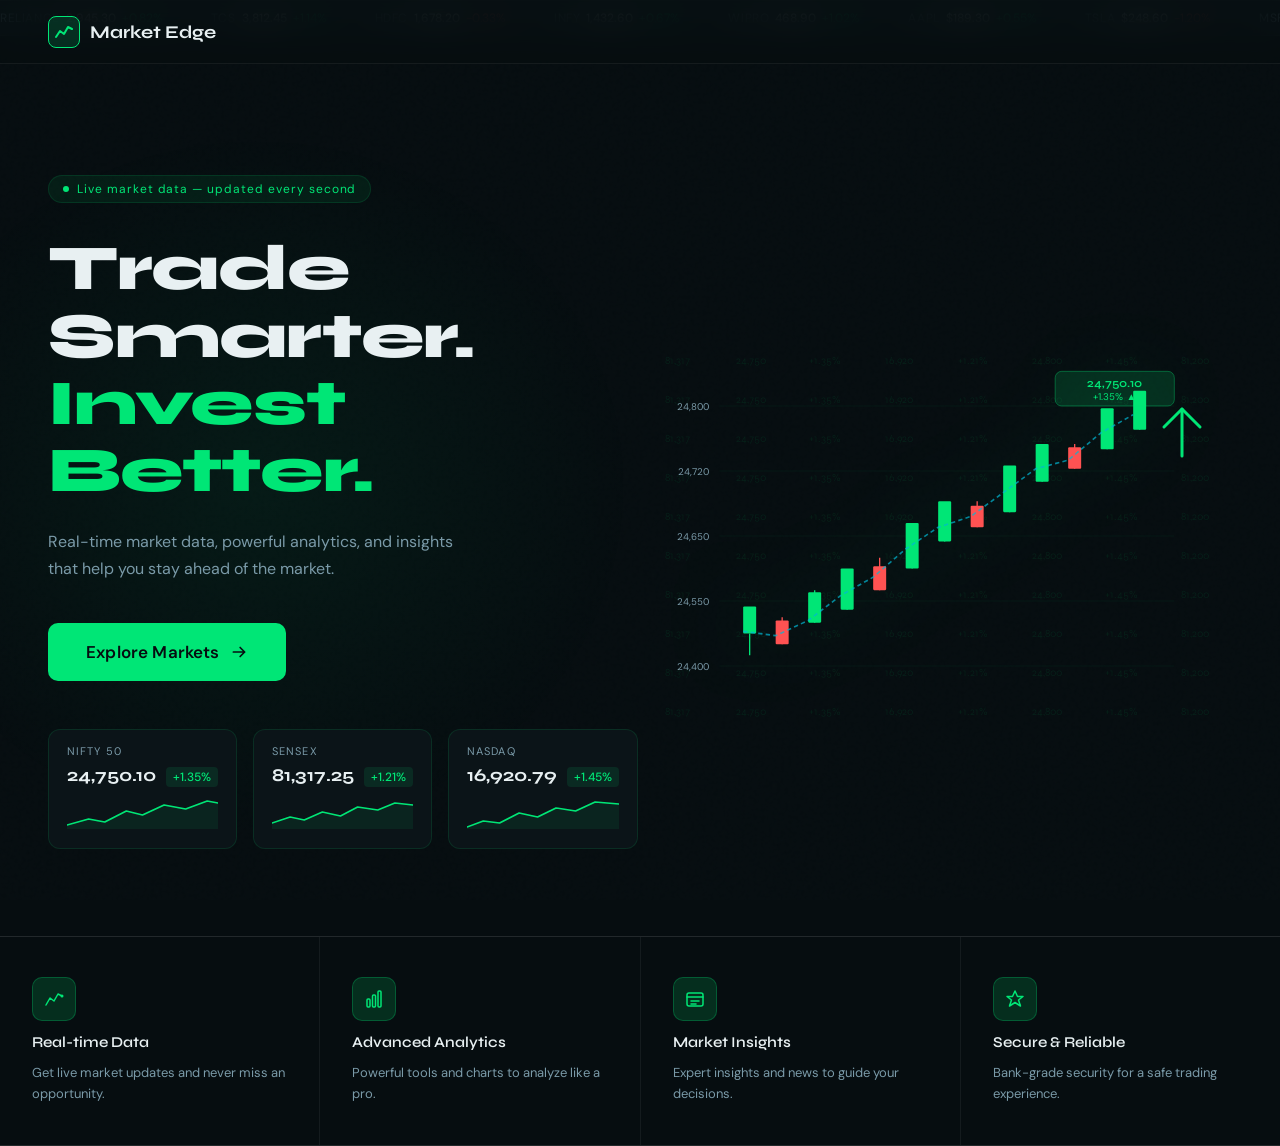
<file: index.html>
<!DOCTYPE html>
<html lang="en">
<head>
<meta charset="UTF-8"/>
<meta name="viewport" content="width=device-width, initial-scale=1.0"/>
<title>MarketEdge — Trade Smarter. Invest Better.</title>
<link href="https://fonts.googleapis.com/css2?family=Syne:wght@400;500;600;700;800&family=DM+Sans:wght@300;400;500&display=swap" rel="stylesheet"/>
<style>
  *, *::before, *::after { box-sizing: border-box; margin: 0; padding: 0; }

  :root {
    --bg: #060d10;
    --bg2: #0b1418;
    --bg3: #0f1d22;
    --green: #00e676;
    --green-dim: #00c85a;
    --green-glow: rgba(0,230,118,0.15);
    --green-glow2: rgba(0,230,118,0.07);
    --text: #e8f0f2;
    --muted: #7a9aa8;
    --border: rgba(0,230,118,0.12);
    --border2: rgba(255,255,255,0.06);
    --font-head: 'Syne', sans-serif;
    --font-body: 'DM Sans', sans-serif;
  }

  html { scroll-behavior: smooth; }

  body {
    font-family: var(--font-body);
    background: var(--bg);
    color: var(--text);
    overflow-x: hidden;
    min-height: 100vh;
  }

  /* ── NOISE TEXTURE OVERLAY ── */
  body::before {
    content: '';
    position: fixed;
    inset: 0;
    background-image: url("data:image/svg+xml,%3Csvg viewBox='0 0 256 256' xmlns='http://www.w3.org/2000/svg'%3E%3Cfilter id='noise'%3E%3CfeTurbulence type='fractalNoise' baseFrequency='0.9' numOctaves='4' stitchTiles='stitch'/%3E%3C/filter%3E%3Crect width='100%25' height='100%25' filter='url(%23noise)' opacity='0.04'/%3E%3C/svg%3E");
    opacity: 0.4;
    pointer-events: none;
    z-index: 0;
  }

  /* ── NAVBAR ── */
  nav {
    position: fixed; top: 0; left: 0; right: 0; z-index: 100;
    display: flex; align-items: center; justify-content: space-between;
    padding: 0 3rem;
    height: 64px;
    background: rgba(6,13,16,0.85);
    backdrop-filter: blur(16px);
    border-bottom: 0.5px solid var(--border2);
  }

  .logo {
    display: flex; align-items: center; gap: 10px;
    font-family: var(--font-head); font-weight: 700; font-size: 18px;
    color: var(--text); text-decoration: none;
  }

  .logo-icon {
    width: 32px; height: 32px;
    background: var(--green-glow);
    border: 1px solid var(--green);
    border-radius: 8px;
    display: flex; align-items: center; justify-content: center;
  }

  .logo-icon svg { width: 18px; height: 18px; }

  .nav-links {
    display: flex; gap: 2rem; list-style: none;
  }

  .nav-links a {
    font-size: 14px; font-weight: 400;
    color: var(--muted); text-decoration: none;
    transition: color .2s;
    position: relative;
  }

  .nav-links a.active { color: var(--green); }
  .nav-links a.active::after {
    content: '';
    position: absolute; bottom: -4px; left: 0; right: 0;
    height: 2px; background: var(--green);
    border-radius: 2px;
  }

  .nav-links a:hover { color: var(--text); }

  .btn-cta {
    padding: 9px 22px;
    border: 1px solid var(--text);
    border-radius: 50px;
    background: transparent;
    color: var(--text);
    font-family: var(--font-body); font-size: 14px; font-weight: 500;
    cursor: pointer; transition: all .2s;
  }
  .btn-cta:hover { background: var(--text); color: var(--bg); }

  /* ── HERO ── */
  .hero {
    position: relative; z-index: 1;
    min-height: 100vh;
    display: grid;
    grid-template-columns: 1fr 1fr;
    align-items: center;
    padding: 100px 3rem 0;
    overflow: hidden;
  }

  /* radial glow behind content */
  .hero::after {
    content: '';
    position: absolute;
    top: 10%; left: -10%;
    width: 60%; height: 80%;
    background: radial-gradient(ellipse at center, rgba(0,230,118,0.06) 0%, transparent 70%);
    pointer-events: none;
  }

  .hero-left { position: relative; z-index: 2; padding-bottom: 3rem; }

  .hero-tag {
    display: inline-flex; align-items: center; gap: 8px;
    padding: 5px 14px;
    border: 0.5px solid var(--border);
    border-radius: 50px;
    background: var(--green-glow2);
    font-size: 12px; color: var(--green); letter-spacing: 0.08em;
    margin-bottom: 2rem;
    animation: fadeUp 0.6s ease both;
  }

  .dot { width: 6px; height: 6px; border-radius: 50%; background: var(--green); animation: pulse 2s infinite; }

  @keyframes pulse { 0%,100%{opacity:1;transform:scale(1)} 50%{opacity:0.5;transform:scale(0.8)} }

  h1 {
    font-family: var(--font-head);
    font-size: clamp(42px, 5vw, 68px);
    font-weight: 800;
    line-height: 1.05;
    letter-spacing: -0.02em;
    margin-bottom: 1.5rem;
    animation: fadeUp 0.6s ease 0.1s both;
  }

  h1 span { color: var(--green); display: block; }

  .hero-sub {
    font-size: 16px; line-height: 1.7;
    color: var(--muted); max-width: 420px;
    margin-bottom: 2.5rem;
    animation: fadeUp 0.6s ease 0.2s both;
  }

  .hero-btns {
    display: flex; gap: 1rem; align-items: center;
    animation: fadeUp 0.6s ease 0.3s both;
  }

  .btn-primary {
    display: flex; align-items: center; gap: 10px;
    padding: 18px 38px;
    background: var(--green);
    color: #060d10;
    border: none; border-radius: 10px;
    font-family: var(--font-body); font-size: 17px; font-weight: 600;
    cursor: pointer; transition: all .2s;
    letter-spacing: 0.01em;
  }
  .btn-primary:hover { background: var(--green-dim); transform: translateY(-2px); box-shadow: 0 8px 28px rgba(0,230,118,0.3); }
  a.btn-primary { text-decoration: none; }

  .btn-secondary {
    padding: 18px 38px;
    background: transparent;
    color: var(--text);
    border: 1.5px solid rgba(255,255,255,0.22);
    border-radius: 10px;
    font-family: var(--font-body); font-size: 17px; font-weight: 500;
    cursor: pointer; transition: all .2s;
    letter-spacing: 0.01em;
  }
  .btn-secondary:hover { border-color: var(--text); background: rgba(255,255,255,0.04); }

  /* ── TICKER CARDS ── */
  .ticker-row {
    display: flex; gap: 1rem;
    margin-top: 3rem;
    animation: fadeUp 0.6s ease 0.45s both;
  }

  .ticker-card {
    background: var(--bg2);
    border: 0.5px solid var(--border);
    border-radius: 12px;
    padding: 14px 18px;
    min-width: 170px;
    position: relative; overflow: hidden;
    transition: border-color .2s, transform .2s;
  }
  .ticker-card:hover { border-color: var(--green); transform: translateY(-2px); }

  .ticker-name {
    font-size: 11px; letter-spacing: 0.1em;
    color: var(--muted); margin-bottom: 6px;
  }

  .ticker-row-inner { display: flex; align-items: baseline; gap: 10px; margin-bottom: 10px; }

  .ticker-price {
    font-family: var(--font-head); font-size: 18px; font-weight: 700;
    color: var(--text);
  }

  .ticker-change {
    font-size: 12px; font-weight: 500; color: var(--green);
    background: rgba(0,230,118,0.1);
    padding: 2px 7px; border-radius: 4px;
  }

  /* mini sparkline SVG */
  .sparkline { width: 100%; height: 32px; }

  /* ── HERO RIGHT (chart visual) ── */
  .hero-right {
    position: relative; z-index: 2;
    display: flex; align-items: center; justify-content: center;
    height: 100%;
  }

  .chart-visual {
    position: relative; width: 100%;
    display: flex; align-items: center; justify-content: center;
  }

  /* Big background number grid */
  .grid-bg {
    position: absolute; inset: 0;
    display: grid; grid-template-columns: repeat(8,1fr); grid-template-rows: repeat(10,1fr);
    opacity: 0.07; pointer-events: none;
    font-family: var(--font-head); font-size: 11px; color: var(--green);
  }

  .grid-bg span { display: flex; align-items: center; justify-content: center; }

  /* Candlestick chart SVG */
  .candle-chart {
    width: 100%; max-width: 520px;
    filter: drop-shadow(0 0 40px rgba(0,230,118,0.15));
    animation: fadeIn 1s ease 0.5s both;
  }

  /* Bull silhouette using CSS */
  .bull-wrap {
    position: absolute;
    bottom: 0; right: 0;
    width: 55%; opacity: 0.18;
    pointer-events: none;
    animation: fadeIn 1.2s ease 0.8s both;
  }

  /* Arrow up indicator */
  .arrow-up-big {
    position: absolute;
    top: 60px; right: 20px;
    animation: arrowFloat 3s ease-in-out infinite;
  }

  @keyframes arrowFloat { 0%,100%{transform:translateY(0)} 50%{transform:translateY(-10px)} }

  /* ── FEATURES SECTION ── */
  .features {
    position: relative; z-index: 1;
    display: grid; grid-template-columns: repeat(4,1fr);
    gap: 1px;
    background: var(--border2);
    border-top: 0.5px solid var(--border2);
    border-bottom: 0.5px solid var(--border2);
  }

  .feature {
    background: var(--bg);
    padding: 2.5rem 2rem;
    display: flex; flex-direction: column; gap: 12px;
    transition: background .2s;
  }
  .feature:hover { background: var(--bg3); }

  .feature-icon {
    width: 44px; height: 44px;
    background: var(--green-glow);
    border: 1px solid rgba(0,230,118,0.25);
    border-radius: 10px;
    display: flex; align-items: center; justify-content: center;
  }

  .feature-icon svg { width: 20px; height: 20px; stroke: var(--green); }

  .feature h3 {
    font-family: var(--font-head); font-size: 15px; font-weight: 600;
    color: var(--text);
  }

  .feature p { font-size: 13px; line-height: 1.6; color: var(--muted); }

  /* ── ANIMATIONS ── */
  @keyframes fadeUp {
    from { opacity: 0; transform: translateY(20px); }
    to   { opacity: 1; transform: translateY(0); }
  }
  @keyframes fadeIn {
    from { opacity: 0; } to { opacity: 1; }
  }

  /* ── TICKER TAPE ── */
  .ticker-tape {
    background: var(--bg3);
    border-top: 0.5px solid var(--border2);
    border-bottom: 0.5px solid var(--border2);
    overflow: hidden; height: 36px;
    display: flex; align-items: center;
    position: relative; z-index: 1;
  }

  .tape-track {
    display: flex; gap: 3rem; white-space: nowrap;
    animation: scroll 30s linear infinite;
    font-size: 12px;
  }

  .tape-item { display: flex; align-items: center; gap: 6px; }
  .tape-name { color: var(--muted); letter-spacing: 0.05em; }
  .tape-val { color: var(--text); font-weight: 500; }
  .tape-up { color: var(--green); }
  .tape-down { color: #ff5252; }

  @keyframes scroll { from { transform: translateX(0); } to { transform: translateX(-50%); } }

  /* responsive */
  @media (max-width: 900px) {
    .hero { grid-template-columns: 1fr; padding-top: 80px; }
    .hero-right { display: none; }
    .features { grid-template-columns: repeat(2,1fr); }
    nav { padding: 0 1.5rem; }
    .hero { padding: 80px 1.5rem 0; }
    .nav-links { display: none; }
  }
  @media (max-width: 768px) {
    nav { padding: 0 1rem; height: 58px; }
    .btn-cta { padding: 7px 14px; font-size: 13px; }
    h1 { font-size: clamp(36px, 8vw, 56px) !important; }
    .hero-sub { font-size: 14px !important; }
    .hero-btns { flex-direction: column !important; align-items: flex-start !important; gap: 12px !important; }
    .btn-primary, .btn-secondary, a.btn-primary, a.btn-secondary {
      width: 100% !important; justify-content: center !important;
      padding: 15px 24px !important; font-size: 16px !important;
    }
    .ticker-row { gap: 0.75rem !important; }
    .ticker-card { min-width: 140px !important; }
    .ticker-price { font-size: 16px !important; }
  }
  @media (max-width: 560px) {
    .features { grid-template-columns: 1fr; }
    .ticker-row { display: grid; grid-template-columns: 1fr 1fr; gap: 0.75rem; }
    .hero { padding: 70px 1rem 0 !important; }
    .hero-tag { font-size: 11px !important; }
  }
</style>
</head>
<body>

<!-- TICKER TAPE -->
<div class="ticker-tape">
  <div class="tape-track" id="tape"></div>
</div>

<!-- NAVBAR -->
<nav>
  <a href="#" class="logo">
    <div class="logo-icon">
      <svg viewBox="0 0 18 18" fill="none" xmlns="http://www.w3.org/2000/svg">
        <polyline points="1,14 5,8 9,11 13,4 17,6" stroke="#00e676" stroke-width="2" stroke-linecap="round" stroke-linejoin="round" fill="none"/>
      </svg>
    </div>
    Market Edge
  </a>
  
</nav>

<!-- HERO -->
<section class="hero">
  <div class="hero-left">
    <div class="hero-tag">
      <span class="dot"></span>
      Live market data — updated every second
    </div>

    <h1>Trade Smarter.<span>Invest Better.</span></h1>

    <p class="hero-sub">Real-time market data, powerful analytics, and insights that help you stay ahead of the market.</p>

    <div class="hero-btns">
      <a href="dashboard.html" class="btn-primary">
        Explore Markets
        <svg width="18" height="18" viewBox="0 0 16 16" fill="none">
          <path d="M3 8h10M9 4l4 4-4 4" stroke="currentColor" stroke-width="1.5" stroke-linecap="round" stroke-linejoin="round"/>
        </svg>
      </a>
    </div>

    <!-- TICKER CARDS -->
    <div class="ticker-row">
      <div class="ticker-card">
        <div class="ticker-name">NIFTY 50</div>
        <div class="ticker-row-inner">
          <span class="ticker-price" id="nifty-price">24,750.10</span>
          <span class="ticker-change" id="nifty-change">+1.35%</span>
        </div>
        <svg class="sparkline" viewBox="0 0 140 32" preserveAspectRatio="none">
          <polyline points="0,28 20,22 35,25 55,14 70,18 90,8 110,12 130,4 140,6"
            fill="none" stroke="#00e676" stroke-width="1.5" stroke-linecap="round" stroke-linejoin="round"/>
          <polygon points="0,28 20,22 35,25 55,14 70,18 90,8 110,12 130,4 140,6 140,32 0,32"
            fill="rgba(0,230,118,0.08)"/>
        </svg>
      </div>

      <div class="ticker-card">
        <div class="ticker-name">SENSEX</div>
        <div class="ticker-row-inner">
          <span class="ticker-price" id="sensex-price">81,317.25</span>
          <span class="ticker-change" id="sensex-change">+1.21%</span>
        </div>
        <svg class="sparkline" viewBox="0 0 140 32" preserveAspectRatio="none">
          <polyline points="0,26 18,20 32,23 50,15 68,19 85,10 105,13 122,6 140,8"
            fill="none" stroke="#00e676" stroke-width="1.5" stroke-linecap="round" stroke-linejoin="round"/>
          <polygon points="0,26 18,20 32,23 50,15 68,19 85,10 105,13 122,6 140,8 140,32 0,32"
            fill="rgba(0,230,118,0.08)"/>
        </svg>
      </div>

      <div class="ticker-card">
        <div class="ticker-name">NASDAQ</div>
        <div class="ticker-row-inner">
          <span class="ticker-price" id="nasdaq-price">16,920.79</span>
          <span class="ticker-change" id="nasdaq-change">+1.45%</span>
        </div>
        <svg class="sparkline" viewBox="0 0 140 32" preserveAspectRatio="none">
          <polyline points="0,30 15,24 30,26 48,16 65,20 82,11 100,14 118,5 140,7"
            fill="none" stroke="#00e676" stroke-width="1.5" stroke-linecap="round" stroke-linejoin="round"/>
          <polygon points="0,30 15,24 30,26 48,16 65,20 82,11 100,14 118,5 140,7 140,32 0,32"
            fill="rgba(0,230,118,0.08)"/>
        </svg>
      </div>
    </div>
  </div>

  <!-- HERO RIGHT — candlestick chart -->
  <div class="hero-right">
    <div class="chart-visual">
      <!-- Grid numbers bg -->
      <div class="grid-bg" id="grid-bg"></div>

      <!-- Arrow up -->
      <div class="arrow-up-big">
        <svg width="60" height="60" viewBox="0 0 60 60" fill="none">
          <line x1="30" y1="55" x2="30" y2="8" stroke="#00e676" stroke-width="3" stroke-linecap="round"/>
          <polyline points="12,26 30,8 48,26" stroke="#00e676" stroke-width="3" stroke-linecap="round" stroke-linejoin="round" fill="none"/>
        </svg>
      </div>

      <!-- Candlestick SVG chart -->
      <svg class="candle-chart" viewBox="0 0 480 360" fill="none" xmlns="http://www.w3.org/2000/svg">
        <!-- Grid lines -->
        <line x1="40" y1="300" x2="460" y2="300" stroke="rgba(0,230,118,0.1)" stroke-width="0.5"/>
        <line x1="40" y1="240" x2="460" y2="240" stroke="rgba(0,230,118,0.1)" stroke-width="0.5"/>
        <line x1="40" y1="180" x2="460" y2="180" stroke="rgba(0,230,118,0.1)" stroke-width="0.5"/>
        <line x1="40" y1="120" x2="460" y2="120" stroke="rgba(0,230,118,0.1)" stroke-width="0.5"/>
        <line x1="40" y1="60"  x2="460" y2="60"  stroke="rgba(0,230,118,0.1)" stroke-width="0.5"/>

        <!-- Y-axis labels -->
        <text x="30" y="304" fill="#7a9aa8" font-size="9" text-anchor="end" font-family="DM Sans">24,400</text>
        <text x="30" y="244" fill="#7a9aa8" font-size="9" text-anchor="end" font-family="DM Sans">24,550</text>
        <text x="30" y="184" fill="#7a9aa8" font-size="9" text-anchor="end" font-family="DM Sans">24,650</text>
        <text x="30" y="124" fill="#7a9aa8" font-size="9" text-anchor="end" font-family="DM Sans">24,720</text>
        <text x="30" y="64"  fill="#7a9aa8" font-size="9" text-anchor="end" font-family="DM Sans">24,800</text>

        <!-- Candles (green = bullish, red = bearish) -->
        <!-- Candle 1 -->
        <line x1="68" y1="270" x2="68" y2="290" stroke="#00e676" stroke-width="1.2"/>
        <rect x="62" y="245" width="12" height="25" fill="#00e676" rx="1"/>

        <!-- Candle 2 -->
        <line x1="98" y1="255" x2="98" y2="280" stroke="#ff5252" stroke-width="1.2"/>
        <rect x="92" y="258" width="12" height="22" fill="#ff5252" rx="1"/>

        <!-- Candle 3 -->
        <line x1="128" y1="230" x2="128" y2="260" stroke="#00e676" stroke-width="1.2"/>
        <rect x="122" y="232" width="12" height="28" fill="#00e676" rx="1"/>

        <!-- Candle 4 -->
        <line x1="158" y1="225" x2="158" y2="248" stroke="#00e676" stroke-width="1.2"/>
        <rect x="152" y="210" width="12" height="38" fill="#00e676" rx="1"/>

        <!-- Candle 5 -->
        <line x1="188" y1="200" x2="188" y2="230" stroke="#ff5252" stroke-width="1.2"/>
        <rect x="182" y="208" width="12" height="22" fill="#ff5252" rx="1"/>

        <!-- Candle 6 -->
        <line x1="218" y1="180" x2="218" y2="210" stroke="#00e676" stroke-width="1.2"/>
        <rect x="212" y="168" width="12" height="42" fill="#00e676" rx="1"/>

        <!-- Candle 7 -->
        <line x1="248" y1="160" x2="248" y2="185" stroke="#00e676" stroke-width="1.2"/>
        <rect x="242" y="148" width="12" height="37" fill="#00e676" rx="1"/>

        <!-- Candle 8 -->
        <line x1="278" y1="148" x2="278" y2="172" stroke="#ff5252" stroke-width="1.2"/>
        <rect x="272" y="152" width="12" height="20" fill="#ff5252" rx="1"/>

        <!-- Candle 9 -->
        <line x1="308" y1="128" x2="308" y2="158" stroke="#00e676" stroke-width="1.2"/>
        <rect x="302" y="115" width="12" height="43" fill="#00e676" rx="1"/>

        <!-- Candle 10 -->
        <line x1="338" y1="105" x2="338" y2="130" stroke="#00e676" stroke-width="1.2"/>
        <rect x="332" y="95" width="12" height="35" fill="#00e676" rx="1"/>

        <!-- Candle 11 -->
        <line x1="368" y1="95" x2="368" y2="118" stroke="#ff5252" stroke-width="1.2"/>
        <rect x="362" y="98" width="12" height="20" fill="#ff5252" rx="1"/>

        <!-- Candle 12 -->
        <line x1="398" y1="72" x2="398" y2="100" stroke="#00e676" stroke-width="1.2"/>
        <rect x="392" y="62" width="12" height="38" fill="#00e676" rx="1"/>

        <!-- Candle 13 (latest, tall) -->
        <line x1="428" y1="55" x2="428" y2="82" stroke="#00e676" stroke-width="1.2"/>
        <rect x="422" y="46" width="12" height="36" fill="#00e676" rx="1"/>

        <!-- Moving average line -->
        <polyline
          points="62,268 92,272 122,258 152,235 182,218 212,192 242,172 272,162 302,140 332,118 362,110 392,85 422,68"
          fill="none" stroke="#00b8d4" stroke-width="1.5" stroke-dasharray="4 3" opacity="0.7"/>

        <!-- Price label callout -->
        <rect x="350" y="28" width="110" height="32" rx="6" fill="rgba(0,230,118,0.15)" stroke="rgba(0,230,118,0.4)" stroke-width="0.8"/>
        <text x="405" y="42" fill="#00e676" font-size="11" font-weight="600" text-anchor="middle" font-family="Syne">24,750.10</text>
        <text x="405" y="54" fill="#00e676" font-size="9" text-anchor="middle" font-family="DM Sans">+1.35%  ▲</text>
      </svg>
    </div>
  </div>
</section>

<!-- FEATURES -->
<section class="features">
  <div class="feature">
    <div class="feature-icon">
      <svg viewBox="0 0 20 20" fill="none" stroke-width="1.5" stroke-linecap="round" stroke-linejoin="round">
        <polyline points="2,16 6,9 10,12 14,5 18,7"/>
        <circle cx="18" cy="7" r="1.5" fill="#00e676" stroke="none"/>
      </svg>
    </div>
    <h3>Real-time Data</h3>
    <p>Get live market updates and never miss an opportunity.</p>
  </div>
  <div class="feature">
    <div class="feature-icon">
      <svg viewBox="0 0 20 20" fill="none" stroke-width="1.5" stroke-linecap="round" stroke-linejoin="round">
        <rect x="3" y="10" width="3" height="8" rx="1"/>
        <rect x="8.5" y="6" width="3" height="12" rx="1"/>
        <rect x="14" y="2" width="3" height="16" rx="1"/>
      </svg>
    </div>
    <h3>Advanced Analytics</h3>
    <p>Powerful tools and charts to analyze like a pro.</p>
  </div>
  <div class="feature">
    <div class="feature-icon">
      <svg viewBox="0 0 20 20" fill="none" stroke-width="1.5" stroke-linecap="round" stroke-linejoin="round">
        <rect x="2" y="4" width="16" height="13" rx="2"/>
        <line x1="2" y1="8" x2="18" y2="8"/>
        <line x1="6" y1="12" x2="14" y2="12"/>
        <line x1="6" y1="15" x2="11" y2="15"/>
      </svg>
    </div>
    <h3>Market Insights</h3>
    <p>Expert insights and news to guide your decisions.</p>
  </div>
  <div class="feature">
    <div class="feature-icon">
      <svg viewBox="0 0 20 20" fill="none" stroke-width="1.5" stroke-linecap="round" stroke-linejoin="round">
        <path d="M10 2L12.5 7.5H18L13.5 11L15.5 17L10 13.5L4.5 17L6.5 11L2 7.5H7.5Z"/>
      </svg>
    </div>
    <h3>Secure &amp; Reliable</h3>
    <p>Bank-grade security for a safe trading experience.</p>
  </div>
</section>

<script>
  // ── Ticker tape ──
  const stocks = [
    {name:'RELIANCE',val:'2,945.30',chg:'+0.82%',up:true},
    {name:'TCS',val:'3,812.45',chg:'+1.14%',up:true},
    {name:'HDFC',val:'1,678.20',chg:'-0.33%',up:false},
    {name:'INFY',val:'1,432.60',chg:'+0.67%',up:true},
    {name:'WIPRO',val:'468.90',chg:'+1.02%',up:true},
    {name:'AAPL',val:'$189.30',chg:'+0.55%',up:true},
    {name:'TSLA',val:'$248.60',chg:'-1.20%',up:false},
    {name:'MSFT',val:'$415.80',chg:'+0.90%',up:true},
    {name:'GOOGL',val:'$174.20',chg:'+0.44%',up:true},
    {name:'AMZN',val:'$186.50',chg:'-0.18%',up:false},
    {name:'NIFTY50',val:'24,750.10',chg:'+1.35%',up:true},
    {name:'SENSEX',val:'81,317.25',chg:'+1.21%',up:true},
    {name:'NASDAQ',val:'16,920.79',chg:'+1.45%',up:true},
  ];

  const tape = document.getElementById('tape');
  const renderTape = () => {
    const double = [...stocks, ...stocks];
    tape.innerHTML = double.map(s => `
      <span class="tape-item">
        <span class="tape-name">${s.name}</span>
        <span class="tape-val">${s.val}</span>
        <span class="${s.up ? 'tape-up' : 'tape-down'}">${s.chg}</span>
      </span>`).join('');
  };
  renderTape();

  // ── Grid bg numbers ──
  const grid = document.getElementById('grid-bg');
  const nums = ['81,317','24,750','+1.35%','16,920','+1.21%','24,800','+1.45%','81,200'];
  for(let i=0;i<80;i++){
    const s = document.createElement('span');
    s.textContent = nums[i % nums.length];
    grid.appendChild(s);
  }

  // ── Live price simulation ──
  function jitter(base, range) {
    return (base + (Math.random()-0.5)*range).toFixed(2);
  }
  setInterval(() => {
    document.getElementById('nifty-price').textContent =
      Number(jitter(24750,8)).toLocaleString('en-IN', {minimumFractionDigits:2});
    document.getElementById('sensex-price').textContent =
      Number(jitter(81317,30)).toLocaleString('en-IN', {minimumFractionDigits:2});
    document.getElementById('nasdaq-price').textContent =
      Number(jitter(16920,10)).toLocaleString('en-IN', {minimumFractionDigits:2});
  }, 1800);
</script>
</body>
</html>
</file>
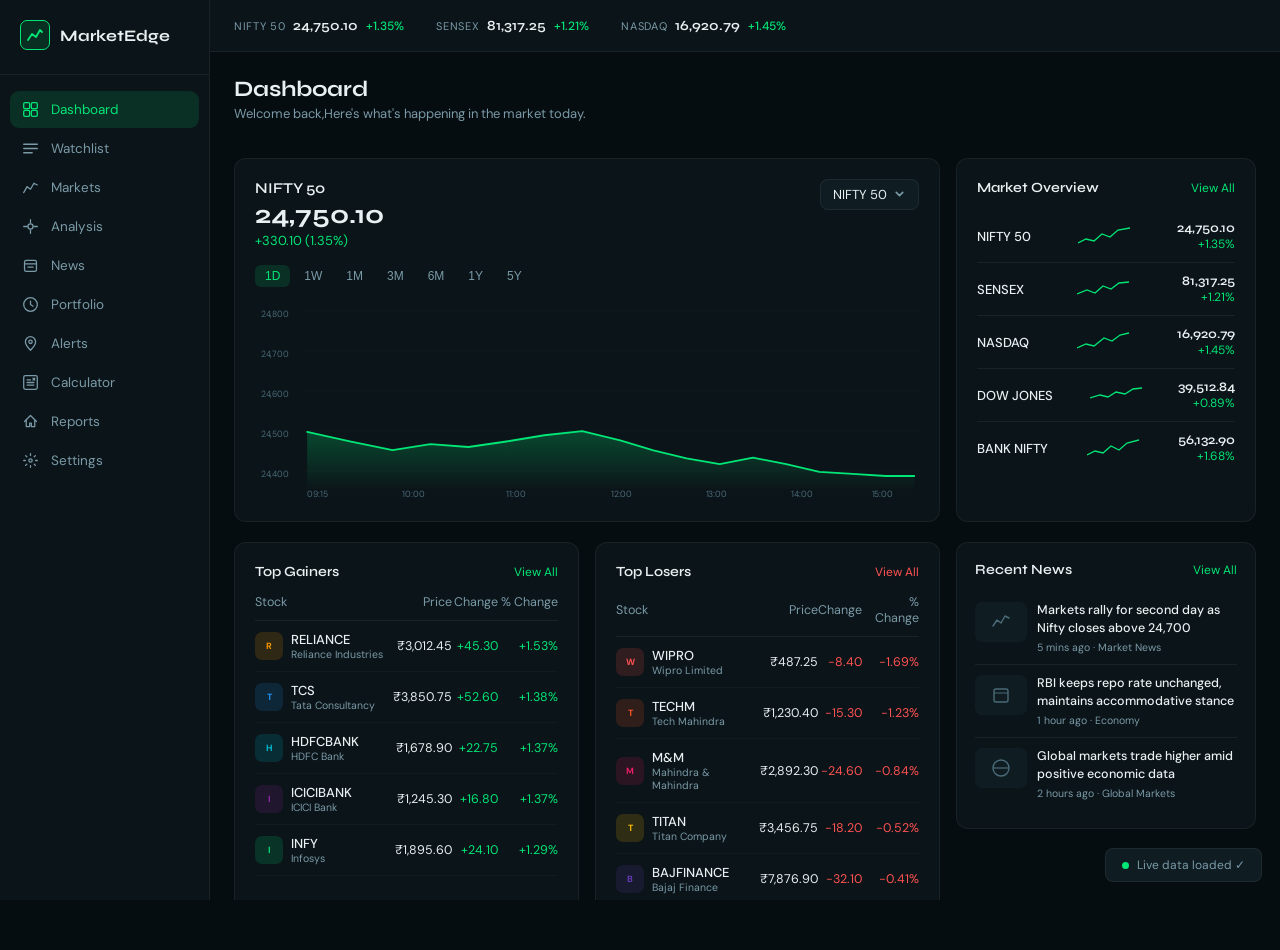
<file: dashboard.html>
<!DOCTYPE html>
<html lang="en">
<head>
<meta charset="UTF-8"/>
<meta name="viewport" content="width=device-width, initial-scale=1.0"/>
<title>MarketEdge — Dashboard</title>
<link href="https://fonts.googleapis.com/css2?family=Syne:wght@400;500;600;700;800&family=DM+Sans:ital,wght@0,300;0,400;0,500;1,400&display=swap" rel="stylesheet"/>
<style>
*,*::before,*::after{box-sizing:border-box;margin:0;padding:0;}
:root{
  --bg:#060d10;--bg2:#0b1418;--bg3:#0f1d22;--bg4:#111e24;
  --green:#00e676;--green-dim:#00c85a;--green-glow:rgba(0,230,118,0.13);
  --red:#ff5252;--red-glow:rgba(255,82,82,0.12);
  --text:#e8f0f2;--muted:#7a9aa8;--muted2:#4a6a78;
  --border:rgba(255,255,255,0.06);--border-green:rgba(0,230,118,0.15);
  --sidebar:210px;
  --font-head:'Syne',sans-serif;--font-body:'DM Sans',sans-serif;
}
html,body{height:100%;font-family:var(--font-body);background:var(--bg);color:var(--text);overflow-x:hidden;}

/* ── LAYOUT ── */
.app{
  display:flex;
  min-height:100vh;
  overflow:hidden;
}

/* ── SIDEBAR ── */
.sidebar{
  width:var(--sidebar);min-width:var(--sidebar);
  background:var(--bg2);
  border-right:0.5px solid var(--border);
  display:flex;flex-direction:column;
  padding:0;
  overflow-y:auto;
  z-index:10;
}
.sidebar-logo{
  display:flex;align-items:center;gap:10px;
  padding:20px 20px 24px;
  font-family:var(--font-head);font-weight:700;font-size:16px;
  border-bottom:0.5px solid var(--border);
}
.logo-icon{
  width:30px;height:30px;background:var(--green-glow);
  border:1px solid var(--green);border-radius:7px;
  display:flex;align-items:center;justify-content:center;
}
.logo-icon svg{width:16px;height:16px;}

nav.side-nav{flex:1;padding:16px 10px;}
.nav-item{
  display:flex;align-items:center;gap:12px;
  padding:10px 12px;border-radius:9px;
  font-size:13.5px;color:var(--muted);
  cursor:pointer;transition:all .15s;margin-bottom:2px;
  text-decoration:none;
}
.nav-item svg{width:17px;height:17px;stroke:currentColor;flex-shrink:0;}
.nav-item:hover{background:rgba(255,255,255,0.04);color:var(--text);}
.nav-item.active{background:var(--green-glow);color:var(--green);}
.nav-item.active svg{stroke:var(--green);}








/* ── MAIN ── */
.main{flex:1;display:flex;flex-direction:column;overflow:hidden;min-width:0;}

/* ── TOP BAR ── */
.topbar{
  height:52px;background:var(--bg2);
  border-bottom:0.5px solid var(--border);
  display:flex;align-items:center;
  padding:0 1.5rem;gap:2rem;flex-shrink:0;
}
.topbar-indices{display:flex;gap:2rem;flex:1;}
.idx{display:flex;align-items:baseline;gap:8px;}
.idx-name{font-size:11px;color:var(--muted);letter-spacing:0.06em;}
.idx-val{font-family:var(--font-head);font-size:14px;font-weight:600;color:var(--text);}
.idx-chg{font-size:12px;font-weight:500;color:var(--green);}
.idx-chg.red{color:var(--red);}


.topbar-right{display:flex;align-items:center;gap:14px;}

/* ── CONTENT ── */
.content{flex:1;overflow-y:auto;padding:1.5rem;display:flex;flex-direction:column;gap:1.25rem;}
#sections-wrap{flex:1;overflow:hidden;display:flex;min-height:0;}
#sections-wrap > div{flex:1;overflow-y:auto;padding:1.5rem;display:none;flex-direction:column;gap:1.25rem;background:var(--bg);min-width:0;}
#sections-wrap > div.active-section{display:flex;}

/* page header */
.page-header{display:flex;align-items:flex-start;justify-content:space-between;margin-bottom:1rem;}
.page-header h1{font-family:var(--font-head);font-size:22px;font-weight:700;}
.page-header p{font-size:13px;color:var(--muted);margin-top:3px;}

/* ── MIDDLE ROW ── */
.mid-row{display:grid;grid-template-columns:1fr 300px;gap:1rem;}

/* chart panel */
.chart-panel{
  background:var(--bg2);border:0.5px solid var(--border);
  border-radius:12px;padding:20px;
}
.chart-header{display:flex;align-items:flex-start;justify-content:space-between;margin-bottom:16px;}
.chart-title{font-family:var(--font-head);font-size:15px;font-weight:600;}
.chart-price{font-family:var(--font-head);font-size:26px;font-weight:700;margin-top:2px;}
.chart-change{font-size:13px;color:var(--green);margin-top:2px;}
.index-select{
  display:flex;align-items:center;gap:6px;
  background:var(--bg3);border:0.5px solid var(--border);
  border-radius:8px;padding:6px 12px;
  font-size:13px;color:var(--text);cursor:pointer;
}
.index-select svg{stroke:var(--muted);width:13px;height:13px;}

.time-tabs{display:flex;gap:4px;margin-bottom:14px;}
.ttab{
  padding:4px 10px;border-radius:6px;font-size:12px;
  background:none;border:none;color:var(--muted);cursor:pointer;transition:all .15s;
}
.ttab.active{background:var(--green-glow);color:var(--green);}
.ttab:hover:not(.active){color:var(--text);}

/* SVG area chart */
.area-chart-wrap{width:100%;height:200px;position:relative;}
.area-chart-wrap svg{width:100%;height:100%;}

/* market overview panel */
.overview-panel{
  background:var(--bg2);border:0.5px solid var(--border);
  border-radius:12px;padding:20px;display:flex;flex-direction:column;gap:0;
}
.panel-header{
  display:flex;align-items:center;justify-content:space-between;margin-bottom:14px;
}
.panel-title{font-family:var(--font-head);font-size:14px;font-weight:600;}
.view-all{font-size:12px;color:var(--green);cursor:pointer;text-decoration:none;}
.view-all:hover{text-decoration:underline;}

.mkt-row{
  display:flex;align-items:center;justify-content:space-between;
  padding:10px 0;border-bottom:0.5px solid var(--border);
}
.mkt-row:last-child{border-bottom:none;}
.mkt-name{font-size:13px;font-weight:500;}
.mkt-val{font-family:var(--font-head);font-size:13px;font-weight:600;text-align:right;}
.mkt-chg{font-size:12px;color:var(--green);text-align:right;min-width:48px;}
.mkt-chg.red{color:var(--red);}
.mini-spark{width:52px;height:22px;}

/* ── BOTTOM ROW ── */
.bottom-row{display:grid;grid-template-columns:1fr 1fr 300px;gap:1rem;}

/* gainers / losers tables */
.table-panel{
  background:var(--bg2);border:0.5px solid var(--border);
  border-radius:12px;padding:20px;
}
.table-panel table{width:100%;border-collapse:collapse;font-size:12.5px;}
.table-panel th{
  color:var(--muted);font-weight:400;text-align:left;
  padding:0 0 10px;border-bottom:0.5px solid var(--border);
}
.table-panel th:not(:first-child){text-align:right;}
.table-panel td{padding:10px 0;border-bottom:0.5px solid rgba(255,255,255,0.03);}
.table-panel td:not(:first-child){text-align:right;}
.stock-cell{display:flex;align-items:center;gap:8px;}
.stock-avatar{
  width:28px;height:28px;border-radius:7px;
  display:flex;align-items:center;justify-content:center;
  font-size:9px;font-weight:700;flex-shrink:0;
}
.stock-name{font-weight:500;font-size:13px;}
.stock-sub{font-size:10.5px;color:var(--muted);}
.td-green{color:var(--green);}
.td-red{color:var(--red);}

/* right panels stacked */
.right-stack{display:flex;flex-direction:column;gap:1rem;}
.news-panel,.events-panel{
  background:var(--bg2);border:0.5px solid var(--border);
  border-radius:12px;padding:18px;
}
.news-item{display:flex;gap:10px;padding:10px 0;border-bottom:0.5px solid var(--border);}
.news-item:last-child{border-bottom:none;}
.news-thumb{
  width:52px;height:40px;border-radius:7px;
  background:var(--bg3);flex-shrink:0;overflow:hidden;
  display:flex;align-items:center;justify-content:center;
}
.news-thumb svg{stroke:var(--muted2);width:20px;height:20px;}
.news-text{flex:1;}
.news-headline{font-size:12.5px;line-height:1.4;font-weight:500;margin-bottom:4px;}
.news-meta{font-size:10.5px;color:var(--muted);}

.event-item{
  display:flex;align-items:center;justify-content:space-between;
  padding:9px 0;border-bottom:0.5px solid var(--border);
}
.event-item:last-child{border-bottom:none;}
.event-name{font-size:13px;font-weight:500;}
.event-date{font-size:11px;color:var(--muted);}
.cal-icon{stroke:var(--muted);width:15px;height:15px;}


.toggle-on,.toggle-off{width:38px;height:20px;border-radius:10px;cursor:pointer;position:relative;transition:background .2s;flex-shrink:0;}
.toggle-on{background:var(--green);}
.toggle-off{background:var(--bg4);}
.toggle-on::after,.toggle-off::after{content:'';position:absolute;top:3px;width:14px;height:14px;border-radius:50%;background:#fff;transition:left .2s;}
.toggle-on::after{left:20px;}
.toggle-off::after{left:3px;}
/* scrollbar */
::-webkit-scrollbar{width:4px;height:4px;}
::-webkit-scrollbar-track{background:transparent;}
::-webkit-scrollbar-thumb{background:var(--bg4);border-radius:4px;}

/* animations */
@keyframes fadeUp{from{opacity:0;transform:translateY(12px)}to{opacity:1;transform:translateY(0)}}






/* ══════════════════════════════════════
   MOBILE RESPONSIVE — MarketEdge
   ══════════════════════════════════════ */

/* Hamburger — hidden on desktop */

/* ═══════════════════════════════════════════════
   MOBILE — Groww/Kotak Style Bottom Nav
   ═══════════════════════════════════════════════ */

/* Bottom nav bar — hidden on desktop */
.bottom-nav {
  display: none;
}

/* Hamburger — hidden by default */
.hamburger {
  display: none;
  flex-direction: column;
  gap: 5px;
  cursor: pointer;
  padding: 6px 8px;
  background: transparent;
  border: none;
  flex-shrink: 0;
  z-index: 10;
}
.hamburger span {
  display: block;
  width: 20px;
  height: 2px;
  background: var(--text);
  border-radius: 2px;
  transition: all 0.28s;
}
.hamburger.open span:nth-child(1){transform:translateY(7px) rotate(45deg);}
.hamburger.open span:nth-child(2){opacity:0;}
.hamburger.open span:nth-child(3){transform:translateY(-7px) rotate(-45deg);}

/* Sidebar overlay */
.sidebar-overlay {
  display: none;
  position: fixed;
  inset: 0;
  background: rgba(0,0,0,0.65);
  backdrop-filter: blur(3px);
  z-index: 998;
}
.sidebar-overlay.visible { display: block; }

@media (max-width: 768px) {

  /* ── LAYOUT ── */
  html, body { overflow-x: hidden; }
  .app { flex-direction: column; height: 100dvh; overflow: hidden; }
  .main { flex: 1; min-height: 0; display: flex; flex-direction: column; overflow: hidden; }

  /* ── SIDEBAR: Hidden — use bottom nav instead ── */
  .sidebar {
    position: fixed !important;
    top: 0; left: 0; bottom: 0;
    width: 260px !important;
    min-width: 260px !important;
    transform: translateX(-100%);
    transition: transform 0.3s ease;
    z-index: 999;
    box-shadow: 6px 0 30px rgba(0,0,0,0.6);
  }
  .sidebar.mobile-open { transform: translateX(0); }

  /* ── TOPBAR ── */
  .topbar {
    position: relative !important;
    height: 48px !important;
    padding: 0 14px !important;
    gap: 10px;
    flex-shrink: 0;
    border-bottom: 1px solid var(--border);
  }
  .hamburger { display: flex !important; }
  .search-bar { display: none; }
  .topbar-indices {
    flex: 1;
    gap: 1rem;
    font-size: 11.5px;
    overflow-x: auto;
    white-space: nowrap;
    scrollbar-width: none;
  }
  .topbar-indices::-webkit-scrollbar { display: none; }
  .index-name { display: none; }
  .index-item { flex-shrink: 0; }

  /* ── SECTIONS ── */
  #sections-wrap {
    flex: 1;
    min-height: 0;
    overflow: hidden;
    display: flex;
  }
  #sections-wrap > div {
    padding: 1rem 0.9rem 1rem;
    gap: 0.9rem;
    /* Bottom padding for bottom nav */
    padding-bottom: 70px !important;
  }

  /* ── PAGE HEADER ── */
  .page-header { flex-direction: column; gap: 6px; margin-bottom: 0.75rem; }
  .page-header h1 { font-size: 20px; }
  .btn-customize { font-size: 12px; padding: 6px 12px; align-self: flex-start; }

  /* ── BOTTOM NAV BAR (Groww style) ── */
  .bottom-nav {
    display: flex !important;
    position: fixed;
    bottom: 0; left: 0; right: 0;
    height: 60px;
    background: var(--bg2);
    border-top: 1px solid var(--border);
    z-index: 997;
    align-items: stretch;
  }
  .bottom-nav-item {
    flex: 1;
    display: flex;
    flex-direction: column;
    align-items: center;
    justify-content: center;
    gap: 3px;
    cursor: pointer;
    color: var(--muted);
    font-size: 10px;
    font-family: var(--font-body);
    font-weight: 500;
    border: none;
    background: transparent;
    padding: 0;
    transition: color 0.2s;
    -webkit-tap-highlight-color: transparent;
  }
  .bottom-nav-item svg {
    width: 22px;
    height: 22px;
    stroke: currentColor;
  }
  .bottom-nav-item.active {
    color: var(--green);
  }
  .bottom-nav-item.active svg {
    stroke: var(--green);
  }

  /* ── MORE BUTTON opens sidebar ── */
  .bottom-nav-more {
    flex: 1;
    display: flex;
    flex-direction: column;
    align-items: center;
    justify-content: center;
    gap: 3px;
    cursor: pointer;
    color: var(--muted);
    font-size: 10px;
    font-weight: 500;
    border: none;
    background: transparent;
    padding: 0;
    -webkit-tap-highlight-color: transparent;
  }
  .bottom-nav-more svg { width: 22px; height: 22px; stroke: currentColor; }

  /* ── DASHBOARD GRID ── */
  .mid-row { grid-template-columns: 1fr !important; }
  .bottom-row { grid-template-columns: 1fr !important; }
  .right-stack { flex-direction: column !important; gap: 0.9rem; }
  .area-chart-wrap { height: 200px !important; }

  /* ── ALL INLINE GRIDS → single col ── */
  [style*="grid-template-columns:1fr 1fr 1fr 1fr"] { grid-template-columns: 1fr 1fr !important; }
  [style*="grid-template-columns:1fr 1fr 1fr"] { grid-template-columns: 1fr 1fr !important; }
  [style*="grid-template-columns:1fr 1fr"] { grid-template-columns: 1fr !important; }
  [style*="grid-template-columns:minmax"] { flex-direction: column !important; }

  /* ── TABLES: scrollable ── */
  .chart-panel { overflow: hidden; }
  .table-wrap { overflow-x: auto; -webkit-overflow-scrolling: touch; width: 100%; }
  table { min-width: 480px; }
  table th:nth-child(n+5), table td:nth-child(n+5) { display: none; }

  /* ── CALCULATOR ── */
  #calculator-content [style*="display:flex;flex-direction:row"],
  #calculator-content [style*="flex-direction: row"] { flex-direction: column !important; }
  #calc-donut { width: 140px !important; height: 140px !important; }

  /* ── CHART PANEL ── */
  .chart-panel { padding: 14px; }

  /* ── MARKET INDEX CARDS ── */
  .market-index-grid { grid-template-columns: 1fr 1fr !important; }
}

@media (max-width: 400px) {
  .topbar { height: 44px !important; }
  #sections-wrap > div { padding: 0.75rem 0.7rem 70px !important; }
  .page-header h1 { font-size: 17px; }
  .bottom-nav { height: 56px; }
}

/* ── MORE MENU POPUP ── */
.more-menu-overlay{display:none;position:fixed;inset:0;z-index:1000;background:rgba(0,0,0,0.5);}
.more-menu-overlay.open{display:block;}
.more-menu{
  display:none;position:fixed;bottom:60px;left:0;right:0;
  background:var(--bg2);border-radius:20px 20px 0 0;
  border-top:1px solid var(--border);
  padding:20px 16px 24px;z-index:1001;
  transform:translateY(100%);transition:transform 0.3s ease;
}
.more-menu.open{display:block;transform:translateY(0);}
.more-menu-header{
  display:flex;justify-content:space-between;align-items:center;
  margin-bottom:20px;font-family:var(--font-head);font-weight:600;font-size:16px;
}
.more-menu-grid{
  display:grid;grid-template-columns:repeat(3,1fr);gap:12px;
}
.more-menu-item{
  display:flex;flex-direction:column;align-items:center;gap:8px;
  background:var(--bg3);border:1px solid var(--border);
  border-radius:14px;padding:16px 8px;cursor:pointer;
  color:var(--text);font-size:12px;font-weight:500;
  font-family:var(--font-body);transition:all 0.2s;
  -webkit-tap-highlight-color:transparent;
}
.more-menu-item:active{background:var(--green-glow);border-color:var(--green);}
.more-menu-icon{
  width:40px;height:40px;border-radius:12px;
  background:rgba(0,230,118,0.1);
  display:flex;align-items:center;justify-content:center;
}
.more-menu-icon svg{width:20px;height:20px;stroke:var(--green);}

</style>
</head>
<body>
<div class="sidebar-overlay" id="sidebar-overlay" onclick="closeSidebar()"></div>
<div class="app">

<!-- ── SIDEBAR ── -->
<aside class="sidebar">
  <div class="sidebar-logo">
    <div class="logo-icon">
      <svg viewBox="0 0 16 16" fill="none"><polyline points="1,13 5,7 9,10 13,3 15,5" stroke="#00e676" stroke-width="1.8" stroke-linecap="round" stroke-linejoin="round"/></svg>
    </div>
    MarketEdge
  </div>

  <nav class="side-nav">
    <a class="nav-item active" href="javascript:void(0)" data-section="dashboard" onclick="showSection('dashboard',this,event)">
      <svg viewBox="0 0 20 20" fill="none" stroke-width="1.5" stroke-linecap="round" stroke-linejoin="round"><rect x="2" y="2" width="7" height="7" rx="1.5"/><rect x="11" y="2" width="7" height="7" rx="1.5"/><rect x="2" y="11" width="7" height="7" rx="1.5"/><rect x="11" y="11" width="7" height="7" rx="1.5"/></svg>
      Dashboard
    </a>
    <a class="nav-item" href="javascript:void(0)" data-section="watchlist" onclick="showSection('watchlist',this,event)">
      <svg viewBox="0 0 20 20" fill="none" stroke-width="1.5" stroke-linecap="round" stroke-linejoin="round"><path d="M2 10h16M2 5h16M2 15h10"/></svg>
      Watchlist
    </a>
    <a class="nav-item" href="javascript:void(0)" data-section="markets" onclick="showSection('markets',this,event)">
      <svg viewBox="0 0 20 20" fill="none" stroke-width="1.5" stroke-linecap="round" stroke-linejoin="round"><polyline points="2,16 6,9 10,12 14,5 18,7"/></svg>
      Markets
    </a>
    <a class="nav-item" href="javascript:void(0)" data-section="analysis" onclick="showSection('analysis',this,event)">
      <svg viewBox="0 0 20 20" fill="none" stroke-width="1.5" stroke-linecap="round" stroke-linejoin="round"><path d="M10 2v4M10 14v4M2 10h4M14 10h4"/><circle cx="10" cy="10" r="3"/></svg>
      Analysis
    </a>
    <a class="nav-item" href="javascript:void(0)" data-section="news" onclick="showSection('news',this,event)">
      <svg viewBox="0 0 20 20" fill="none" stroke-width="1.5" stroke-linecap="round" stroke-linejoin="round"><rect x="3" y="4" width="14" height="13" rx="2"/><line x1="3" y1="8" x2="17" y2="8"/><line x1="7" y1="12" x2="13" y2="12"/></svg>
      News
    </a>
    <a class="nav-item" href="javascript:void(0)" data-section="portfolio" onclick="showSection('portfolio',this,event)">
      <svg viewBox="0 0 20 20" fill="none" stroke-width="1.5" stroke-linecap="round" stroke-linejoin="round"><circle cx="10" cy="10" r="8"/><polyline points="10,6 10,10 13,12"/></svg>
      Portfolio
    </a>
    <a class="nav-item" href="javascript:void(0)" data-section="alerts" onclick="showSection('alerts',this,event)">
      <svg viewBox="0 0 20 20" fill="none" stroke-width="1.5" stroke-linecap="round" stroke-linejoin="round"><path d="M10 2a6 6 0 016 6c0 4-6 10-6 10S4 12 4 8a6 6 0 016-6z"/><circle cx="10" cy="8" r="2"/></svg>
      Alerts
    </a>
    <a class="nav-item" href="javascript:void(0)" data-section="calculator" onclick="showSection('calculator',this,event)">
      <svg viewBox="0 0 20 20" fill="none" stroke-width="1.5" stroke-linecap="round" stroke-linejoin="round"><rect x="2" y="2" width="16" height="16" rx="2"/><line x1="6" y1="7" x2="10" y2="7"/><line x1="6" y1="10" x2="14" y2="10"/><line x1="6" y1="13" x2="14" y2="13"/><line x1="13" y1="5" x2="15" y2="7"/><line x1="15" y1="5" x2="13" y2="7"/></svg>
      Calculator
    </a>
    <a class="nav-item" href="javascript:void(0)" data-section="reports" onclick="showSection('reports',this,event)">
      <svg viewBox="0 0 20 20" fill="none" stroke-width="1.5" stroke-linecap="round" stroke-linejoin="round"><path d="M3 10l7-7 7 7"/><path d="M5 8v8h4v-4h2v4h4V8"/></svg>
      Reports
    </a>
    <a class="nav-item" href="javascript:void(0)" data-section="settings" onclick="showSection('settings',this,event)">
      <svg viewBox="0 0 20 20" fill="none" stroke-width="1.5" stroke-linecap="round" stroke-linejoin="round"><circle cx="10" cy="10" r="2"/><path d="M10 2v2M10 16v2M2 10h2M16 10h2M4.22 4.22l1.42 1.42M14.36 14.36l1.42 1.42M4.22 15.78l1.42-1.42M14.36 5.64l1.42-1.42"/></svg>
      Settings
    </a>
  </nav>
</aside>

<!-- ── MAIN ── -->
<div class="main">

  <!-- TOP BAR -->
  <div class="topbar"><button class="hamburger" id="hamburger" onclick="toggleSidebar()" aria-label="Menu"><span></span><span></span><span></span></button>
    <div class="topbar-indices">
      <div class="idx">
        <span class="idx-name">NIFTY 50</span>
        <span class="idx-val" id="tb-nifty">24,750.10</span>
        <span class="idx-chg" id="tb-nifty-c">+1.35%</span>
      </div>
      <div class="idx">
        <span class="idx-name">SENSEX</span>
        <span class="idx-val" id="tb-sensex">81,317.25</span>
        <span class="idx-chg" id="tb-sensex-c">+1.21%</span>
      </div>
      <div class="idx">
        <span class="idx-name">NASDAQ</span>
        <span class="idx-val" id="tb-nasdaq">16,920.79</span>
        <span class="idx-chg" id="tb-nasdaq-c">+1.45%</span>
      </div>
    </div>
    <div class="topbar-right">


    </div>
  </div>

  <!-- SCROLLABLE CONTENT -->
  <div id="sections-wrap">
  <div id="dashboard-content" class="active-section">

    <!-- Page header -->
    <div class="page-header">
      <div>
        <h1>Dashboard</h1>
        <p>Welcome back,Here's what's happening in the market today.</p>
      </div>
    </div>



    <!-- Middle row: chart + overview -->
    <div class="mid-row">
      <div class="chart-panel">
        <div class="chart-header">
          <div>
            <div class="chart-title">NIFTY 50</div>
            <div class="chart-price" id="chart-price">24,750.10</div>
            <div class="chart-change">+330.10 (1.35%)</div>
          </div>
          <div class="index-select">
            NIFTY 50
            <svg viewBox="0 0 12 12" fill="none"><polyline points="3,4 6,7 9,4" stroke-width="1.5" stroke-linecap="round"/></svg>
          </div>
        </div>
        <div class="time-tabs">
          <button class="ttab active">1D</button>
          <button class="ttab">1W</button>
          <button class="ttab">1M</button>
          <button class="ttab">3M</button>
          <button class="ttab">6M</button>
          <button class="ttab">1Y</button>
          <button class="ttab">5Y</button>
        </div>
        <div class="area-chart-wrap">
          <svg id="area-svg" viewBox="0 0 700 200" preserveAspectRatio="none">
            <!-- Y-axis labels -->
            <text x="6" y="16" fill="#4a6a78" font-size="9" font-family="DM Sans">24,800</text>
            <text x="6" y="56" fill="#4a6a78" font-size="9" font-family="DM Sans">24,700</text>
            <text x="6" y="96" fill="#4a6a78" font-size="9" font-family="DM Sans">24,600</text>
            <text x="6" y="136" fill="#4a6a78" font-size="9" font-family="DM Sans">24,500</text>
            <text x="6" y="176" fill="#4a6a78" font-size="9" font-family="DM Sans">24,400</text>
            <!-- Grid -->
            <line x1="50" y1="10" x2="700" y2="10" stroke="rgba(255,255,255,0.04)" stroke-width="0.5"/>
            <line x1="50" y1="50" x2="700" y2="50" stroke="rgba(255,255,255,0.04)" stroke-width="0.5"/>
            <line x1="50" y1="90" x2="700" y2="90" stroke="rgba(255,255,255,0.04)" stroke-width="0.5"/>
            <line x1="50" y1="130" x2="700" y2="130" stroke="rgba(255,255,255,0.04)" stroke-width="0.5"/>
            <line x1="50" y1="170" x2="700" y2="170" stroke="rgba(255,255,255,0.04)" stroke-width="0.5"/>
            <!-- Area -->
            <defs>
              <linearGradient id="areaGrad" x1="0" y1="0" x2="0" y2="1">
                <stop offset="0%" stop-color="#00e676" stop-opacity="0.25"/>
                <stop offset="100%" stop-color="#00e676" stop-opacity="0.01"/>
              </linearGradient>
            </defs>
            <polygon id="area-fill" fill="url(#areaGrad)"/>
            <polyline id="area-line" fill="none" stroke="#00e676" stroke-width="1.8" stroke-linecap="round" stroke-linejoin="round"/>
            <!-- X-axis times -->
            <text x="55" y="196" fill="#4a6a78" font-size="9" font-family="DM Sans">09:15</text>
            <text x="155" y="196" fill="#4a6a78" font-size="9" font-family="DM Sans">10:00</text>
            <text x="265" y="196" fill="#4a6a78" font-size="9" font-family="DM Sans">11:00</text>
            <text x="375" y="196" fill="#4a6a78" font-size="9" font-family="DM Sans">12:00</text>
            <text x="475" y="196" fill="#4a6a78" font-size="9" font-family="DM Sans">13:00</text>
            <text x="565" y="196" fill="#4a6a78" font-size="9" font-family="DM Sans">14:00</text>
            <text x="650" y="196" fill="#4a6a78" font-size="9" font-family="DM Sans">15:00</text>
          </svg>
        </div>
      </div>

      <!-- Market Overview -->
      <div class="overview-panel">
        <div class="panel-header">
          <span class="panel-title">Market Overview</span>
          <a class="view-all" href="#">View All</a>
        </div>
        <div class="mkt-row" data-idx="nifty">
          <div class="mkt-name">NIFTY 50</div>
          <svg class="mini-spark" viewBox="0 0 52 22" preserveAspectRatio="none"><polyline points="0,18 8,14 16,16 24,9 32,12 40,5 52,3" fill="none" stroke="#00e676" stroke-width="1.3"/></svg>
          <div>
            <div class="mkt-val">24,750.10</div>
            <div class="mkt-chg">+1.35%</div>
          </div>
        </div>
        <div class="mkt-row" data-idx="sensex">
          <div class="mkt-name">SENSEX</div>
          <svg class="mini-spark" viewBox="0 0 52 22" preserveAspectRatio="none"><polyline points="0,16 10,12 18,15 26,8 34,11 42,5 52,4" fill="none" stroke="#00e676" stroke-width="1.3"/></svg>
          <div>
            <div class="mkt-val">81,317.25</div>
            <div class="mkt-chg">+1.21%</div>
          </div>
        </div>
        <div class="mkt-row" data-idx="nasdaq">
          <div class="mkt-name">NASDAQ</div>
          <svg class="mini-spark" viewBox="0 0 52 22" preserveAspectRatio="none"><polyline points="0,17 9,13 17,15 27,7 35,10 43,4 52,2" fill="none" stroke="#00e676" stroke-width="1.3"/></svg>
          <div>
            <div class="mkt-val">16,920.79</div>
            <div class="mkt-chg">+1.45%</div>
          </div>
        </div>
        <div class="mkt-row" data-idx="dow">
          <div class="mkt-name">DOW JONES</div>
          <svg class="mini-spark" viewBox="0 0 52 22" preserveAspectRatio="none"><polyline points="0,14 10,11 18,13 26,8 35,10 43,5 52,4" fill="none" stroke="#00e676" stroke-width="1.3"/></svg>
          <div>
            <div class="mkt-val">39,512.84</div>
            <div class="mkt-chg">+0.89%</div>
          </div>
        </div>
        <div class="mkt-row" data-idx="banknifty">
          <div class="mkt-name">BANK NIFTY</div>
          <svg class="mini-spark" viewBox="0 0 52 22" preserveAspectRatio="none"><polyline points="0,18 8,14 16,16 24,9 32,13 40,6 52,3" fill="none" stroke="#00e676" stroke-width="1.3"/></svg>
          <div>
            <div class="mkt-val">56,132.90</div>
            <div class="mkt-chg">+1.68%</div>
          </div>
        </div>
      </div>
    </div>

    <!-- Bottom row -->
    <div class="bottom-row">
      <!-- Top Gainers -->
      <div class="table-panel">
        <div class="panel-header">
          <span class="panel-title">Top Gainers</span>
          <a class="view-all" href="#">View All</a>
        </div>
        <div class="table-wrap"><table>
          <tr>
            <th>Stock</th><th>Price</th><th>Change</th><th>% Change</th>
          </tr>
          <tbody id="gainers-tbody"><tr>
            <td><div class="stock-cell"><div class="stock-avatar" style="background:rgba(255,152,0,0.15);color:#FF9800;">R</div><div><div class="stock-name">RELIANCE</div><div class="stock-sub">Reliance Industries</div></div></div></td>
            <td>₹3,012.45</td><td class="td-green">+45.30</td><td class="td-green">+1.53%</td>
          </tr>
          <tr>
            <td><div class="stock-cell"><div class="stock-avatar" style="background:rgba(33,150,243,0.15);color:#2196F3;">T</div><div><div class="stock-name">TCS</div><div class="stock-sub">Tata Consultancy</div></div></div></td>
            <td>₹3,850.75</td><td class="td-green">+52.60</td><td class="td-green">+1.38%</td>
          </tr>
          <tr>
            <td><div class="stock-cell"><div class="stock-avatar" style="background:rgba(0,188,212,0.15);color:#00BCD4;">H</div><div><div class="stock-name">HDFCBANK</div><div class="stock-sub">HDFC Bank</div></div></div></td>
            <td>₹1,678.90</td><td class="td-green">+22.75</td><td class="td-green">+1.37%</td>
          </tr>
          <tr>
            <td><div class="stock-cell"><div class="stock-avatar" style="background:rgba(156,39,176,0.15);color:#9C27B0;">I</div><div><div class="stock-name">ICICIBANK</div><div class="stock-sub">ICICI Bank</div></div></div></td>
            <td>₹1,245.30</td><td class="td-green">+16.80</td><td class="td-green">+1.37%</td>
          </tr>
          <tr>
            <td><div class="stock-cell"><div class="stock-avatar" style="background:rgba(0,230,118,0.15);color:#00e676;">I</div><div><div class="stock-name">INFY</div><div class="stock-sub">Infosys</div></div></div></td>
            <td>₹1,895.60</td><td class="td-green">+24.10</td><td class="td-green">+1.29%</td>
          </tr>
        </tbody></table></div>
      </div>

      <!-- Top Losers -->
      <div class="table-panel">
        <div class="panel-header">
          <span class="panel-title">Top Losers</span>
          <a class="view-all" style="color:var(--red);" href="#">View All</a>
        </div>
        <div class="table-wrap"><table>
          <tr>
            <th>Stock</th><th>Price</th><th>Change</th><th>% Change</th>
          </tr>
          <tbody id="losers-tbody"><tr>
            <td><div class="stock-cell"><div class="stock-avatar" style="background:rgba(255,82,82,0.15);color:#ff5252;">W</div><div><div class="stock-name">WIPRO</div><div class="stock-sub">Wipro Limited</div></div></div></td>
            <td>₹487.25</td><td class="td-red">-8.40</td><td class="td-red">-1.69%</td>
          </tr>
          <tr>
            <td><div class="stock-cell"><div class="stock-avatar" style="background:rgba(255,87,34,0.15);color:#FF5722;">T</div><div><div class="stock-name">TECHM</div><div class="stock-sub">Tech Mahindra</div></div></div></td>
            <td>₹1,230.40</td><td class="td-red">-15.30</td><td class="td-red">-1.23%</td>
          </tr>
          <tr>
            <td><div class="stock-cell"><div class="stock-avatar" style="background:rgba(233,30,99,0.15);color:#E91E63;">M</div><div><div class="stock-name">M&amp;M</div><div class="stock-sub">Mahindra &amp; Mahindra</div></div></div></td>
            <td>₹2,892.30</td><td class="td-red">-24.60</td><td class="td-red">-0.84%</td>
          </tr>
          <tr>
            <td><div class="stock-cell"><div class="stock-avatar" style="background:rgba(255,193,7,0.15);color:#FFC107;">T</div><div><div class="stock-name">TITAN</div><div class="stock-sub">Titan Company</div></div></div></td>
            <td>₹3,456.75</td><td class="td-red">-18.20</td><td class="td-red">-0.52%</td>
          </tr>
          <tr>
            <td><div class="stock-cell"><div class="stock-avatar" style="background:rgba(103,58,183,0.15);color:#673AB7;">B</div><div><div class="stock-name">BAJFINANCE</div><div class="stock-sub">Bajaj Finance</div></div></div></td>
            <td>₹7,876.90</td><td class="td-red">-32.10</td><td class="td-red">-0.41%</td>
          </tr>
        </tbody></table></div>
      </div>

      <!-- Right stack: News + Events -->
      <div class="right-stack">
        <div class="news-panel">
          <div class="panel-header">
            <span class="panel-title">Recent News</span>
            <a class="view-all" href="#">View All</a>
          </div>
          <div class="news-item">
            <div class="news-thumb"><svg viewBox="0 0 20 20" fill="none"><polyline points="2,14 6,8 10,11 14,4 18,6" stroke-width="1.4" stroke-linecap="round" stroke-linejoin="round"/></svg></div>
            <div class="news-text">
              <div class="news-headline">Markets rally for second day as Nifty closes above 24,700</div>
              <div class="news-meta">5 mins ago · Market News</div>
            </div>
          </div>
          <div class="news-item">
            <div class="news-thumb"><svg viewBox="0 0 20 20" fill="none"><rect x="3" y="4" width="14" height="13" rx="2" stroke-width="1.4"/><line x1="3" y1="8" x2="17" y2="8" stroke-width="1.2"/></svg></div>
            <div class="news-text">
              <div class="news-headline">RBI keeps repo rate unchanged, maintains accommodative stance</div>
              <div class="news-meta">1 hour ago · Economy</div>
            </div>
          </div>
          <div class="news-item">
            <div class="news-thumb"><svg viewBox="0 0 20 20" fill="none"><circle cx="10" cy="10" r="8" stroke-width="1.4"/><line x1="2" y1="10" x2="18" y2="10" stroke-width="1.2"/></svg></div>
            <div class="news-text">
              <div class="news-headline">Global markets trade higher amid positive economic data</div>
              <div class="news-meta">2 hours ago · Global Markets</div>
            </div>
          </div>
        </div>
        </div>
      </div>

  </div><!-- /dashboard-content -->

  <!-- ── CALCULATOR FULL PAGE SECTION ── -->
  <div id="calculator-content">
    <div class="page-header">
      <div>
        <h1>SIP Calculator</h1>
        <p>Plan your investments with Systematic Investment Plan & Lumpsum calculator.</p>
      </div>
    </div>

    <!-- Calc layout: left controls + right results -->
    <div style="display:flex;flex-direction:row;gap:1.25rem;width:100%;align-items:flex-start;">

      <!-- LEFT: Input Panel -->
      <div style="display:flex;flex-direction:column;gap:1rem;flex:1;min-width:0;">

        <!-- Mode tabs -->
        <div style="display:flex;background:var(--bg2);border:0.5px solid var(--border);border-radius:12px;padding:5px;gap:4px;width:100%;">
          <button id="calc-sip-tab" onclick="calcSwitch('sip')" style="flex:1;padding:10px;border-radius:8px;border:none;background:var(--green-glow);color:var(--green);font-weight:700;font-size:14px;cursor:pointer;font-family:var(--font-head);transition:all .2s;">SIP</button>
          <button id="calc-lump-tab" onclick="calcSwitch('lump')" style="flex:1;padding:10px;border-radius:8px;border:none;background:transparent;color:var(--muted);font-size:14px;cursor:pointer;font-family:var(--font-head);transition:all .2s;">Lumpsum</button>
        </div>

        <!-- SIP inputs -->
        <div id="calc-sip-inputs" class="chart-panel" style="display:flex;flex-direction:column;gap:24px;">
          <div>
            <div style="display:flex;justify-content:space-between;align-items:center;margin-bottom:10px;">
              <span style="font-size:14px;color:var(--muted);">Monthly Investment</span>
              <span style="font-size:16px;font-weight:700;color:var(--green);background:var(--green-glow);padding:4px 14px;border-radius:8px;">&#8377;<span id="c-monthly-disp">25,000</span></span>
            </div>
            <input type="range" id="c-monthly" min="500" max="200000" step="500" value="25000" oninput="calcRun()" style="width:100%;accent-color:var(--green);cursor:pointer;height:6px;">
            <div style="display:flex;justify-content:space-between;font-size:11px;color:var(--muted2);margin-top:4px;"><span>&#8377;500</span><span>&#8377;2,00,000</span></div>
          </div>
          <div>
            <div style="display:flex;justify-content:space-between;align-items:center;margin-bottom:10px;">
              <span style="font-size:14px;color:var(--muted);">Expected Return Rate (p.a)</span>
              <span style="font-size:16px;font-weight:700;color:var(--green);background:var(--green-glow);padding:4px 14px;border-radius:8px;"><span id="c-rate-disp">12</span>%</span>
            </div>
            <input type="range" id="c-rate" min="1" max="30" step="0.5" value="12" oninput="calcRun()" style="width:100%;accent-color:var(--green);cursor:pointer;height:6px;">
            <div style="display:flex;justify-content:space-between;font-size:11px;color:var(--muted2);margin-top:4px;"><span>1%</span><span>30%</span></div>
          </div>
          <div>
            <div style="display:flex;justify-content:space-between;align-items:center;margin-bottom:10px;">
              <span style="font-size:14px;color:var(--muted);">Time Period</span>
              <span style="font-size:16px;font-weight:700;color:var(--green);background:var(--green-glow);padding:4px 14px;border-radius:8px;"><span id="c-years-disp">10</span> Yr</span>
            </div>
            <input type="range" id="c-years" min="1" max="40" step="1" value="10" oninput="calcRun()" style="width:100%;accent-color:var(--green);cursor:pointer;height:6px;">
            <div style="display:flex;justify-content:space-between;font-size:11px;color:var(--muted2);margin-top:4px;"><span>1 Yr</span><span>40 Yr</span></div>
          </div>
        </div>

        <!-- Lumpsum inputs -->
        <div id="calc-lump-inputs" class="chart-panel" style="display:none;flex-direction:column;gap:24px;">
          <div>
            <div style="display:flex;justify-content:space-between;align-items:center;margin-bottom:10px;">
              <span style="font-size:14px;color:var(--muted);">Lumpsum Investment</span>
              <span style="font-size:16px;font-weight:700;color:var(--green);background:var(--green-glow);padding:4px 14px;border-radius:8px;">&#8377;<span id="c-lamt-disp">5,00,000</span></span>
            </div>
            <input type="range" id="c-lamt" min="5000" max="10000000" step="5000" value="500000" oninput="calcRun()" style="width:100%;accent-color:var(--green);cursor:pointer;height:6px;">
            <div style="display:flex;justify-content:space-between;font-size:11px;color:var(--muted2);margin-top:4px;"><span>&#8377;5,000</span><span>&#8377;1 Cr</span></div>
          </div>
          <div>
            <div style="display:flex;justify-content:space-between;align-items:center;margin-bottom:10px;">
              <span style="font-size:14px;color:var(--muted);">Expected Return Rate (p.a)</span>
              <span style="font-size:16px;font-weight:700;color:var(--green);background:var(--green-glow);padding:4px 14px;border-radius:8px;"><span id="c-lrate-disp">12</span>%</span>
            </div>
            <input type="range" id="c-lrate" min="1" max="30" step="0.5" value="12" oninput="calcRun()" style="width:100%;accent-color:var(--green);cursor:pointer;height:6px;">
            <div style="display:flex;justify-content:space-between;font-size:11px;color:var(--muted2);margin-top:4px;"><span>1%</span><span>30%</span></div>
          </div>
          <div>
            <div style="display:flex;justify-content:space-between;align-items:center;margin-bottom:10px;">
              <span style="font-size:14px;color:var(--muted);">Time Period</span>
              <span style="font-size:16px;font-weight:700;color:var(--green);background:var(--green-glow);padding:4px 14px;border-radius:8px;"><span id="c-lyears-disp">10</span> Yr</span>
            </div>
            <input type="range" id="c-lyears" min="1" max="40" step="1" value="10" oninput="calcRun()" style="width:100%;accent-color:var(--green);cursor:pointer;height:6px;">
            <div style="display:flex;justify-content:space-between;font-size:11px;color:var(--muted2);margin-top:4px;"><span>1 Yr</span><span>40 Yr</span></div>
          </div>
        </div>

      </div>

      <!-- RIGHT: Results Panel -->
      <div style="display:flex;flex-direction:column;gap:1rem;flex:1;min-width:0;">

        <!-- Summary cards -->
        <div style="display:grid;grid-template-columns:1fr 1fr 1fr;gap:12px;">
          <div class="chart-panel" style="padding:16px;text-align:center;">
            <div style="font-size:11px;color:var(--muted);margin-bottom:6px;letter-spacing:0.04em;">INVESTED</div>
            <div id="c-invested" style="font-family:var(--font-head);font-size:17px;font-weight:700;color:var(--text);">&#8377;30,00,000</div>
          </div>
          <div class="chart-panel" style="padding:16px;text-align:center;">
            <div style="font-size:11px;color:var(--muted);margin-bottom:6px;letter-spacing:0.04em;">EST. RETURNS</div>
            <div id="c-returns" style="font-family:var(--font-head);font-size:17px;font-weight:700;color:#3b82f6;">&#8377;21,64,897</div>
          </div>
          <div class="chart-panel" style="padding:16px;text-align:center;border-color:var(--border-green);">
            <div style="font-size:11px;color:var(--muted);margin-bottom:6px;letter-spacing:0.04em;">TOTAL VALUE</div>
            <div id="c-total" style="font-family:var(--font-head);font-size:17px;font-weight:700;color:var(--green);">&#8377;51,64,897</div>
          </div>
        </div>

        <!-- Donut chart -->
        <div class="chart-panel" style="display:flex;align-items:center;justify-content:center;gap:40px;padding:28px;">
          <div style="position:relative;width:180px;height:180px;flex-shrink:0;">
            <canvas id="calc-donut" width="180" height="180" role="img" aria-label="Donut chart of invested vs returns"></canvas>
            <div style="position:absolute;top:50%;left:50%;transform:translate(-50%,-50%);text-align:center;">
              <div id="c-pct" style="font-family:var(--font-head);font-size:26px;font-weight:700;color:var(--text);">42%</div>
              <div style="font-size:11px;color:var(--muted);">Est. Returns</div>
            </div>
          </div>
          <div style="flex:1;">
            <div style="margin-bottom:20px;">
              <div style="display:flex;justify-content:space-between;margin-bottom:6px;">
                <span style="font-size:13px;color:var(--muted);display:flex;align-items:center;gap:6px;"><span style="width:10px;height:10px;border-radius:2px;background:#3b82f6;display:inline-block;"></span>Invested Amount</span>
                <span id="c-inv-pct-lbl" style="font-size:13px;font-weight:600;color:var(--text);">58%</span>
              </div>
              <div style="background:var(--bg3);border-radius:4px;height:8px;overflow:hidden;">
                <div id="c-inv-bar" style="height:100%;background:#3b82f6;border-radius:4px;width:58%;transition:width .5s ease;"></div>
              </div>
              <div id="c-inv-amt" style="font-size:12px;color:var(--muted);margin-top:4px;">&#8377;30,00,000</div>
            </div>
            <div>
              <div style="display:flex;justify-content:space-between;margin-bottom:6px;">
                <span style="font-size:13px;color:var(--muted);display:flex;align-items:center;gap:6px;"><span style="width:10px;height:10px;border-radius:2px;background:var(--green);display:inline-block;"></span>Est. Returns</span>
                <span id="c-ret-pct-lbl" style="font-size:13px;font-weight:600;color:var(--text);">42%</span>
              </div>
              <div style="background:var(--bg3);border-radius:4px;height:8px;overflow:hidden;">
                <div id="c-ret-bar" style="height:100%;background:var(--green);border-radius:4px;width:42%;transition:width .5s ease;"></div>
              </div>
              <div id="c-ret-amt" style="font-size:12px;color:var(--muted);margin-top:4px;">&#8377;21,64,897</div>
            </div>
          </div>
        </div>

        <!-- Year-by-year growth chart -->
        <div class="chart-panel">
          <div class="panel-header">
            <span class="panel-title">Year-by-Year Growth</span>
          </div>
          <div style="position:relative;width:100%;height:180px;">
            <canvas id="calc-bar-chart" role="img" aria-label="Bar chart showing year by year growth"></canvas>
          </div>
        </div>

      </div>
    </div>
  </div>


  <div id="watchlist-content">
    <div class="page-header"><div><h1>Watchlist</h1><p>Track your favourite stocks in real time.</p></div></div>
    <div class="chart-panel" style="overflow:hidden;">
      <div class="panel-header" style="margin-bottom:0;">
        <span class="panel-title">My Watchlist</span>
        <input placeholder="Search stocks…" style="background:var(--bg3);border:0.5px solid var(--border);border-radius:7px;padding:6px 12px;color:var(--text);font-size:13px;font-family:var(--font-body);outline:none;min-width:200px;">
      </div>
      <div class="table-wrap"><table style="width:100%;border-collapse:collapse;margin-top:10px;">
        <thead><tr style="border-bottom:0.5px solid var(--border);">
          <th style="text-align:left;padding:10px 8px;font-size:11px;color:var(--muted);font-weight:500;letter-spacing:.06em;">STOCK</th>
          <th style="text-align:right;padding:10px 8px;font-size:11px;color:var(--muted);font-weight:500;letter-spacing:.06em;">PRICE</th>
          <th style="text-align:right;padding:10px 8px;font-size:11px;color:var(--muted);font-weight:500;letter-spacing:.06em;">CHANGE</th>
          <th style="text-align:right;padding:10px 8px;font-size:11px;color:var(--muted);font-weight:500;letter-spacing:.06em;">% CHANGE</th>
          <th style="text-align:right;padding:10px 8px;font-size:11px;color:var(--muted);font-weight:500;letter-spacing:.06em;">52W HIGH</th>
          <th style="text-align:right;padding:10px 8px;font-size:11px;color:var(--muted);font-weight:500;letter-spacing:.06em;">52W LOW</th>
          <th style="text-align:right;padding:10px 8px;font-size:11px;color:var(--muted);font-weight:500;letter-spacing:.06em;">MKT CAP</th>
        </tr></thead>
        <tbody id="watchlist-body"></tbody>
      </table></div>
    </div>
  </div>


  <div id="markets-content">
    <div class="page-header"><div><h1>Markets</h1><p>Global indices and sector performance.</p></div></div>
    <div style="display:grid;grid-template-columns:repeat(3,1fr);gap:1rem;">
      <div class="chart-panel" style="padding:20px;">
        <div style="font-size:11px;color:var(--muted);letter-spacing:.06em;margin-bottom:8px;">NIFTY 50</div>
        <div style="font-family:var(--font-head);font-size:22px;font-weight:700;color:var(--text);">24,176.15</div>
        <div style="font-size:13px;color:var(--red);margin-top:4px;">▼ 150.50 (0.62%)</div>
      </div>
      <div class="chart-panel" style="padding:20px;">
        <div style="font-size:11px;color:var(--muted);letter-spacing:.06em;margin-bottom:8px;">SENSEX</div>
        <div style="font-family:var(--font-head);font-size:22px;font-weight:700;color:var(--text);">77,328.19</div>
        <div style="font-size:13px;color:var(--red);margin-top:4px;">▼ 253.12 (0.66%)</div>
      </div>
      <div class="chart-panel" style="padding:20px;">
        <div style="font-size:11px;color:var(--muted);letter-spacing:.06em;margin-bottom:8px;">NASDAQ</div>
        <div style="font-family:var(--font-head);font-size:22px;font-weight:700;color:var(--text);">26,247.08</div>
        <div style="font-size:13px;color:var(--green);margin-top:4px;">▲ 448.39 (1.71%)</div>
      </div>
      <div class="chart-panel" style="padding:20px;">
        <div style="font-size:11px;color:var(--muted);letter-spacing:.06em;margin-bottom:8px;">DOW JONES</div>
        <div style="font-family:var(--font-head);font-size:22px;font-weight:700;color:var(--text);">49,609.16</div>
        <div style="font-size:13px;color:var(--green);margin-top:4px;">▲ 9.98 (0.02%)</div>
      </div>
      <div class="chart-panel" style="padding:20px;">
        <div style="font-size:11px;color:var(--muted);letter-spacing:.06em;margin-bottom:8px;">BANK NIFTY</div>
        <div style="font-family:var(--font-head);font-size:22px;font-weight:700;color:var(--text);">55,310.55</div>
        <div style="font-size:13px;color:var(--red);margin-top:4px;">▼ 731.10 (1.31%)</div>
      </div>
      <div class="chart-panel" style="padding:20px;">
        <div style="font-size:11px;color:var(--muted);letter-spacing:.06em;margin-bottom:8px;">NIFTY IT</div>
        <div style="font-family:var(--font-head);font-size:22px;font-weight:700;color:var(--text);">38,452.30</div>
        <div style="font-size:13px;color:var(--green);margin-top:4px;">▲ 318.90 (0.84%)</div>
      </div>
    </div>
    <div class="chart-panel">
      <div class="panel-header"><span class="panel-title">Sector Performance</span></div>
      <div style="display:flex;flex-direction:column;gap:10px;margin-top:8px;" id="sectors-list"></div>
    </div>
  </div>


  <div id="analysis-content">
    <div class="page-header"><div><h1>Analysis</h1><p>Technical and fundamental insights.</p></div></div>
    <div style="display:grid;grid-template-columns:1fr 1fr;gap:1rem;">
      <div class="chart-panel" style="padding:20px;">
        <div class="panel-header"><span class="panel-title">Market Sentiment</span></div>
        <div style="margin-top:16px;">
          <div style="display:flex;justify-content:space-between;margin-bottom:6px;"><span style="font-size:13px;color:var(--muted);">Bullish</span><span style="font-size:13px;font-weight:600;color:var(--green);">62%</span></div>
          <div style="background:var(--bg3);border-radius:4px;height:10px;overflow:hidden;"><div style="width:62%;height:100%;background:var(--green);border-radius:4px;"></div></div>
          <div style="display:flex;justify-content:space-between;margin-top:12px;margin-bottom:6px;"><span style="font-size:13px;color:var(--muted);">Bearish</span><span style="font-size:13px;font-weight:600;color:var(--red);">28%</span></div>
          <div style="background:var(--bg3);border-radius:4px;height:10px;overflow:hidden;"><div style="width:28%;height:100%;background:var(--red);border-radius:4px;"></div></div>
          <div style="display:flex;justify-content:space-between;margin-top:12px;margin-bottom:6px;"><span style="font-size:13px;color:var(--muted);">Neutral</span><span style="font-size:13px;font-weight:600;color:var(--muted);">10%</span></div>
          <div style="background:var(--bg3);border-radius:4px;height:10px;overflow:hidden;"><div style="width:10%;height:100%;background:var(--muted2);border-radius:4px;"></div></div>
        </div>
      </div>
      <div class="chart-panel" style="padding:20px;">
        <div class="panel-header"><span class="panel-title">FII / DII Activity</span></div>
        <div style="margin-top:12px;display:flex;flex-direction:column;gap:10px;">
          <div style="display:flex;justify-content:space-between;align-items:center;padding:10px;background:var(--bg3);border-radius:8px;">
            <span style="font-size:13px;color:var(--muted);">FII Net Buy</span><span style="font-size:15px;font-weight:700;color:var(--green);">+₹2,341 Cr</span>
          </div>
          <div style="display:flex;justify-content:space-between;align-items:center;padding:10px;background:var(--bg3);border-radius:8px;">
            <span style="font-size:13px;color:var(--muted);">DII Net Sell</span><span style="font-size:15px;font-weight:700;color:var(--red);">-₹987 Cr</span>
          </div>
          <div style="display:flex;justify-content:space-between;align-items:center;padding:10px;background:var(--bg3);border-radius:8px;">
            <span style="font-size:13px;color:var(--muted);">Retail Participation</span><span style="font-size:15px;font-weight:700;color:var(--text);">High</span>
          </div>
        </div>
      </div>
    </div>
    <div class="chart-panel" style="padding:20px;">
      <div class="panel-header"><span class="panel-title">Top Movers by Volume</span></div>
      <div class="table-wrap"><table style="width:100%;border-collapse:collapse;margin-top:10px;">
        <thead><tr style="border-bottom:0.5px solid var(--border);">
          <th style="text-align:left;padding:8px;font-size:11px;color:var(--muted);font-weight:500;">STOCK</th>
          <th style="text-align:right;padding:8px;font-size:11px;color:var(--muted);font-weight:500;">PRICE</th>
          <th style="text-align:right;padding:8px;font-size:11px;color:var(--muted);font-weight:500;">VOLUME</th>
          <th style="text-align:right;padding:8px;font-size:11px;color:var(--muted);font-weight:500;">SIGNAL</th>
        </tr></thead>
        <tbody>
          <tr style="border-bottom:0.5px solid var(--border);"><td style="padding:10px 8px;"><div style="font-weight:600;font-size:13px;">RELIANCE</div><div style="font-size:11px;color:var(--muted);">Reliance Industries</div></td><td style="text-align:right;padding:10px 8px;font-weight:600;">₹2,987.50</td><td style="text-align:right;padding:10px 8px;color:var(--muted);font-size:13px;">4.2Cr</td><td style="text-align:right;padding:10px 8px;"><span style="background:rgba(0,230,118,0.1);color:var(--green);padding:3px 10px;border-radius:20px;font-size:11px;font-weight:600;">BUY</span></td></tr>
          <tr style="border-bottom:0.5px solid var(--border);"><td style="padding:10px 8px;"><div style="font-weight:600;font-size:13px;">TCS</div><div style="font-size:11px;color:var(--muted);">Tata Consultancy</div></td><td style="text-align:right;padding:10px 8px;font-weight:600;">₹2,394.40</td><td style="text-align:right;padding:10px 8px;color:var(--muted);font-size:13px;">2.8Cr</td><td style="text-align:right;padding:10px 8px;"><span style="background:rgba(239,68,68,0.1);color:var(--red);padding:3px 10px;border-radius:20px;font-size:11px;font-weight:600;">SELL</span></td></tr>
          <tr><td style="padding:10px 8px;"><div style="font-weight:600;font-size:13px;">HDFC BANK</div><div style="font-size:11px;color:var(--muted);">HDFC Bank Ltd</div></td><td style="text-align:right;padding:10px 8px;font-weight:600;">₹780.85</td><td style="text-align:right;padding:10px 8px;color:var(--muted);font-size:13px;">3.5Cr</td><td style="text-align:right;padding:10px 8px;"><span style="background:rgba(251,191,36,0.1);color:#fbbf24;padding:3px 10px;border-radius:20px;font-size:11px;font-weight:600;">HOLD</span></td></tr>
        </tbody>
      </table></div>
    </div>
  </div>


  <div id="news-content">
    <div class="page-header"><div><h1>Market News</h1><p>Latest updates from financial markets.</p></div></div>
    <div style="display:flex;gap:8px;flex-wrap:wrap;margin-bottom:4px;">
      <button onclick="filterNews(this,'all')" style="padding:6px 16px;border-radius:20px;border:0.5px solid var(--green);background:var(--green-glow);color:var(--green);font-size:12px;cursor:pointer;font-family:var(--font-body);">All</button>
      <button onclick="filterNews(this,'market')" style="padding:6px 16px;border-radius:20px;border:0.5px solid var(--border);background:transparent;color:var(--muted);font-size:12px;cursor:pointer;font-family:var(--font-body);">Market</button>
      <button onclick="filterNews(this,'economy')" style="padding:6px 16px;border-radius:20px;border:0.5px solid var(--border);background:transparent;color:var(--muted);font-size:12px;cursor:pointer;font-family:var(--font-body);">Economy</button>
      <button onclick="filterNews(this,'global')" style="padding:6px 16px;border-radius:20px;border:0.5px solid var(--border);background:transparent;color:var(--muted);font-size:12px;cursor:pointer;font-family:var(--font-body);">Global</button>
    </div>
    <div style="display:flex;flex-direction:column;gap:12px;" id="news-list"></div>
  </div>


  <div id="portfolio-content">
    <div class="page-header"><div><h1>Portfolio</h1><p>Your holdings and performance overview.</p></div></div>
    <div style="display:grid;grid-template-columns:repeat(4,1fr);gap:1rem;">
      <div class="chart-panel" style="padding:18px;"><div style="font-size:11px;color:var(--muted);margin-bottom:6px;letter-spacing:.06em;">PORTFOLIO VALUE</div><div style="font-size:20px;font-weight:700;font-family:var(--font-head);color:var(--text);">₹12,84,320</div><div style="font-size:12px;color:var(--green);margin-top:4px;">▲ +₹84,320 today</div></div>
      <div class="chart-panel" style="padding:18px;"><div style="font-size:11px;color:var(--muted);margin-bottom:6px;letter-spacing:.06em;">INVESTED</div><div style="font-size:20px;font-weight:700;font-family:var(--font-head);color:var(--text);">₹10,00,000</div><div style="font-size:12px;color:var(--muted);margin-top:4px;">Total cost basis</div></div>
      <div class="chart-panel" style="padding:18px;"><div style="font-size:11px;color:var(--muted);margin-bottom:6px;letter-spacing:.06em;">TOTAL P&L</div><div style="font-size:20px;font-weight:700;font-family:var(--font-head);color:var(--green);">+₹2,84,320</div><div style="font-size:12px;color:var(--green);margin-top:4px;">+28.43% returns</div></div>
      <div class="chart-panel" style="padding:18px;"><div style="font-size:11px;color:var(--muted);margin-bottom:6px;letter-spacing:.06em;">DAY P&L</div><div style="font-size:20px;font-weight:700;font-family:var(--font-head);color:var(--green);">+₹12,450</div><div style="font-size:12px;color:var(--green);margin-top:4px;">+0.97% today</div></div>
    </div>
    <div class="chart-panel">
      <div class="panel-header"><span class="panel-title">Holdings</span></div>
      <div class="table-wrap"><table style="width:100%;border-collapse:collapse;margin-top:10px;">
        <thead><tr style="border-bottom:0.5px solid var(--border);">
          <th style="text-align:left;padding:10px 8px;font-size:11px;color:var(--muted);font-weight:500;letter-spacing:.06em;">STOCK</th>
          <th style="text-align:right;padding:10px 8px;font-size:11px;color:var(--muted);font-weight:500;">QTY</th>
          <th style="text-align:right;padding:10px 8px;font-size:11px;color:var(--muted);font-weight:500;">AVG COST</th>
          <th style="text-align:right;padding:10px 8px;font-size:11px;color:var(--muted);font-weight:500;">CMP</th>
          <th style="text-align:right;padding:10px 8px;font-size:11px;color:var(--muted);font-weight:500;">CURRENT VAL</th>
          <th style="text-align:right;padding:10px 8px;font-size:11px;color:var(--muted);font-weight:500;">P&L</th>
          <th style="text-align:right;padding:10px 8px;font-size:11px;color:var(--muted);font-weight:500;">% RETURN</th>
        </tr></thead>
        <tbody>
          <tr style="border-bottom:0.5px solid var(--border);"><td style="padding:11px 8px;"><div style="font-weight:600;font-size:13px;">RELIANCE</div><div style="font-size:11px;color:var(--muted);">Reliance Industries</div></td><td style="text-align:right;padding:11px 8px;color:var(--text);">25</td><td style="text-align:right;padding:11px 8px;color:var(--text);">₹2,810</td><td style="text-align:right;padding:11px 8px;font-weight:600;">₹2,987</td><td style="text-align:right;padding:11px 8px;font-weight:600;">₹74,675</td><td style="text-align:right;padding:11px 8px;color:var(--green);font-weight:600;">+₹4,425</td><td style="text-align:right;padding:11px 8px;color:var(--green);">+6.30%</td></tr>
          <tr style="border-bottom:0.5px solid var(--border);"><td style="padding:11px 8px;"><div style="font-weight:600;font-size:13px;">INFY</div><div style="font-size:11px;color:var(--muted);">Infosys Ltd</div></td><td style="text-align:right;padding:11px 8px;color:var(--text);">50</td><td style="text-align:right;padding:11px 8px;color:var(--text);">₹1,120</td><td style="text-align:right;padding:11px 8px;font-weight:600;">₹1,179</td><td style="text-align:right;padding:11px 8px;font-weight:600;">₹58,950</td><td style="text-align:right;padding:11px 8px;color:var(--green);font-weight:600;">+₹2,950</td><td style="text-align:right;padding:11px 8px;color:var(--green);">+5.27%</td></tr>
          <tr style="border-bottom:0.5px solid var(--border);"><td style="padding:11px 8px;"><div style="font-weight:600;font-size:13px;">HDFCBANK</div><div style="font-size:11px;color:var(--muted);">HDFC Bank Ltd</div></td><td style="text-align:right;padding:11px 8px;color:var(--text);">100</td><td style="text-align:right;padding:11px 8px;color:var(--text);">₹820</td><td style="text-align:right;padding:11px 8px;font-weight:600;">₹780</td><td style="text-align:right;padding:11px 8px;font-weight:600;">₹78,000</td><td style="text-align:right;padding:11px 8px;color:var(--red);font-weight:600;">-₹4,000</td><td style="text-align:right;padding:11px 8px;color:var(--red);">-4.88%</td></tr>
          <tr><td style="padding:11px 8px;"><div style="font-weight:600;font-size:13px;">TITAN</div><div style="font-size:11px;color:var(--muted);">Titan Company</div></td><td style="text-align:right;padding:11px 8px;color:var(--text);">20</td><td style="text-align:right;padding:11px 8px;color:var(--text);">₹3,980</td><td style="text-align:right;padding:11px 8px;font-weight:600;">₹4,509</td><td style="text-align:right;padding:11px 8px;font-weight:600;">₹90,180</td><td style="text-align:right;padding:11px 8px;color:var(--green);font-weight:600;">+₹10,580</td><td style="text-align:right;padding:11px 8px;color:var(--green);">+13.29%</td></tr>
        </tbody>
      </table></div>
    </div>
  </div>


  <div id="alerts-content">
    <div class="page-header"><div><h1>Alerts</h1><p>Price alerts and notifications.</p></div><button style="background:var(--green);color:#060d10;border:none;border-radius:8px;padding:9px 18px;font-weight:700;font-size:13px;cursor:pointer;font-family:var(--font-head);">+ New Alert</button></div>
    <div style="display:flex;flex-direction:column;gap:10px;">
      <div class="chart-panel" style="padding:16px;display:flex;justify-content:space-between;align-items:center;">
        <div><div style="font-weight:600;font-size:14px;">NIFTY 50 &gt; 24,500</div><div style="font-size:12px;color:var(--muted);margin-top:3px;">Trigger when NIFTY 50 crosses above 24,500</div></div>
        <div style="display:flex;align-items:center;gap:12px;"><span style="background:rgba(0,230,118,0.1);color:var(--green);padding:4px 12px;border-radius:20px;font-size:12px;font-weight:600;">ACTIVE</span><span style="color:var(--red);cursor:pointer;font-size:18px;">×</span></div>
      </div>
      <div class="chart-panel" style="padding:16px;display:flex;justify-content:space-between;align-items:center;">
        <div><div style="font-weight:600;font-size:14px;">RELIANCE &lt; ₹2,900</div><div style="font-size:12px;color:var(--muted);margin-top:3px;">Trigger when Reliance drops below ₹2,900</div></div>
        <div style="display:flex;align-items:center;gap:12px;"><span style="background:rgba(239,68,68,0.1);color:var(--red);padding:4px 12px;border-radius:20px;font-size:12px;font-weight:600;">TRIGGERED</span><span style="color:var(--red);cursor:pointer;font-size:18px;">×</span></div>
      </div>
      <div class="chart-panel" style="padding:16px;display:flex;justify-content:space-between;align-items:center;">
        <div><div style="font-weight:600;font-size:14px;">INFY Volume &gt; 5Cr</div><div style="font-size:12px;color:var(--muted);margin-top:3px;">Trigger on unusually high volume in INFY</div></div>
        <div style="display:flex;align-items:center;gap:12px;"><span style="background:rgba(0,230,118,0.1);color:var(--green);padding:4px 12px;border-radius:20px;font-size:12px;font-weight:600;">ACTIVE</span><span style="color:var(--red);cursor:pointer;font-size:18px;">×</span></div>
      </div>
    </div>
  </div>


  <div id="reports-content">
    <div class="page-header"><div><h1>Reports</h1><p>Trading statements and performance reports.</p></div></div>
    <div style="display:grid;grid-template-columns:1fr 1fr;gap:1rem;">
      <div class="chart-panel" style="padding:20px;">
        <div class="panel-header"><span class="panel-title">Monthly P&L</span></div>
        <div style="display:flex;flex-direction:column;gap:8px;margin-top:12px;" id="monthly-pl"></div>
      </div>
      <div class="chart-panel" style="padding:20px;">
        <div class="panel-header"><span class="panel-title">Trade Summary</span></div>
        <div style="display:flex;flex-direction:column;gap:10px;margin-top:12px;">
          <div style="display:flex;justify-content:space-between;padding:10px;background:var(--bg3);border-radius:8px;"><span style="font-size:13px;color:var(--muted);">Total Trades</span><span style="font-weight:700;color:var(--text);">142</span></div>
          <div style="display:flex;justify-content:space-between;padding:10px;background:var(--bg3);border-radius:8px;"><span style="font-size:13px;color:var(--muted);">Winning Trades</span><span style="font-weight:700;color:var(--green);">98</span></div>
          <div style="display:flex;justify-content:space-between;padding:10px;background:var(--bg3);border-radius:8px;"><span style="font-size:13px;color:var(--muted);">Losing Trades</span><span style="font-weight:700;color:var(--red);">44</span></div>
          <div style="display:flex;justify-content:space-between;padding:10px;background:var(--bg3);border-radius:8px;"><span style="font-size:13px;color:var(--muted);">Win Rate</span><span style="font-weight:700;color:var(--green);">69.01%</span></div>
        </div>
      </div>
    </div>
  </div>


  <div id="settings-content">
    <div class="page-header"><div><h1>Settings</h1><p>Manage your account and preferences.</p></div></div>
    <div style="display:grid;grid-template-columns:1fr 1fr;gap:1rem;max-width:700px;">
      <div class="chart-panel" style="padding:24px;display:flex;flex-direction:column;gap:16px;">
        <div class="panel-header"><span class="panel-title">Preferences</span></div>
        <div style="display:flex;align-items:center;justify-content:space-between;padding:10px 0;border-bottom:0.5px solid var(--border);">
          <span style="font-size:13px;">Email Notifications</span>
          <div class="toggle-on" onclick="this.classList.toggle('toggle-off');this.classList.toggle('toggle-on')"></div>
        </div>
        <div style="display:flex;align-items:center;justify-content:space-between;padding:10px 0;border-bottom:0.5px solid var(--border);">
          <span style="font-size:13px;">Price Alerts (SMS)</span>
          <div class="toggle-off" onclick="this.classList.toggle('toggle-off');this.classList.toggle('toggle-on')"></div>
        </div>
        <div style="display:flex;align-items:center;justify-content:space-between;padding:10px 0;border-bottom:0.5px solid var(--border);">
          <span style="font-size:13px;">Dark Mode</span>
          <div class="toggle-on" onclick="this.classList.toggle('toggle-off');this.classList.toggle('toggle-on')"></div>
        </div>
        <div style="display:flex;align-items:center;justify-content:space-between;padding:10px 0;">
          <span style="font-size:13px;">Auto-refresh Data</span>
          <div class="toggle-on" onclick="this.classList.toggle('toggle-off');this.classList.toggle('toggle-on')"></div>
        </div>
      </div>
      <div class="chart-panel" style="padding:24px;display:flex;flex-direction:column;gap:16px;">
        <div class="panel-header"><span class="panel-title">Display</span></div>
        <div style="display:flex;align-items:center;justify-content:space-between;padding:10px 0;border-bottom:0.5px solid var(--border);">
          <span style="font-size:13px;">Show Portfolio Value</span>
          <div class="toggle-on" onclick="this.classList.toggle('toggle-off');this.classList.toggle('toggle-on')"></div>
        </div>
        <div style="display:flex;align-items:center;justify-content:space-between;padding:10px 0;border-bottom:0.5px solid var(--border);">
          <span style="font-size:13px;">Compact View</span>
          <div class="toggle-off" onclick="this.classList.toggle('toggle-off');this.classList.toggle('toggle-on')"></div>
        </div>
        <div style="display:flex;align-items:center;justify-content:space-between;padding:10px 0;">
          <span style="font-size:13px;">Show Market Indices</span>
          <div class="toggle-on" onclick="this.classList.toggle('toggle-off');this.classList.toggle('toggle-on')"></div>
        </div>
      </div>
    </div>
  </div>

  </div><!-- /sections-wrap -->
</div><!-- /main -->
</div><!-- /app -->

<script>
// ═══════════════════════════════════════════════════
//  REAL MARKET DATA — Yahoo Finance via CORS Proxy
// ═══════════════════════════════════════════════════

const PROXY = 'https://corsproxy.io/?';
const YF    = 'https://query1.finance.yahoo.com';

// Symbol map
const INDICES = [
  { id:'nifty',    sym:'^NSEI',    name:'NIFTY 50',   elVal:'tb-nifty',   elChg:'tb-nifty-c'   },
  { id:'sensex',   sym:'^BSESN',   name:'SENSEX',     elVal:'tb-sensex',  elChg:'tb-sensex-c'  },
  { id:'nasdaq',   sym:'^IXIC',    name:'NASDAQ',     elVal:'tb-nasdaq',  elChg:'tb-nasdaq-c'  },
  { id:'dow',      sym:'^DJI',     name:'DOW JONES',  elVal:null,         elChg:null           },
  { id:'banknifty',sym:'^NSEBANK', name:'BANK NIFTY', elVal:null,         elChg:null           },
];

const STOCKS_WATCH = [
  { sym:'RELIANCE.NS', name:'RELIANCE',  sub:'Reliance Industries' },
  { sym:'TCS.NS',      name:'TCS',       sub:'Tata Consultancy'    },
  { sym:'HDFCBANK.NS', name:'HDFCBANK',  sub:'HDFC Bank'           },
  { sym:'ICICIBANK.NS',name:'ICICIBANK', sub:'ICICI Bank'          },
  { sym:'INFY.NS',     name:'INFY',      sub:'Infosys'             },
  { sym:'WIPRO.NS',    name:'WIPRO',     sub:'Wipro Limited'       },
  { sym:'TECHM.NS',    name:'TECHM',     sub:'Tech Mahindra'       },
  { sym:'M&M.NS',      name:'M&M',       sub:'Mahindra & Mahindra' },
  { sym:'TITAN.NS',    name:'TITAN',     sub:'Titan Company'       },
  { sym:'BAJFINANCE.NS',name:'BAJFINANCE',sub:'Bajaj Finance'      },
];

// Fetch a single Yahoo Finance quote
async function fetchQuote(symbol) {
  try {
    const url = `${YF}/v8/finance/chart/${encodeURIComponent(symbol)}?interval=1d&range=1d`;
    const res  = await fetch(PROXY + encodeURIComponent(url));
    const json = await res.json();
    const meta = json?.chart?.result?.[0]?.meta;
    if (!meta) return null;
    const price  = meta.regularMarketPrice;
    const prev   = meta.chartPreviousClose || meta.previousClose;
    const change = price - prev;
    const pct    = (change / prev) * 100;
    return { price, prev, change, pct };
  } catch(e) {
    return null;
  }
}

// Fetch intraday chart data (1d, 5m candles)
async function fetchChartData(symbol, range='1d', interval='5m') {
  try {
    const url = `${YF}/v8/finance/chart/${encodeURIComponent(symbol)}?interval=${interval}&range=${range}`;
    const res  = await fetch(PROXY + encodeURIComponent(url));
    const json = await res.json();
    const result = json?.chart?.result?.[0];
    if (!result) return null;
    const timestamps = result.timestamp;
    const closes     = result.indicators?.quote?.[0]?.close;
    if (!timestamps || !closes) return null;
    return timestamps.map((t,i) => ({ t: t*1000, v: closes[i] })).filter(d => d.v !== null);
  } catch(e) {
    return null;
  }
}

// Format number Indian style
function fmt(n, decimals=2) {
  if (n == null) return '--';
  return Number(n).toLocaleString('en-IN', { minimumFractionDigits: decimals, maximumFractionDigits: decimals });
}

// Show loading state
function setLoading(el, text='Loading...') {
  if (el) el.textContent = text;
}

// ── UPDATE TOPBAR INDICES ──
async function updateIndices() {
  for (const idx of INDICES) {
    const data = await fetchQuote(idx.sym);
    if (!data) continue;

    const valEl = idx.elVal ? document.getElementById(idx.elVal) : null;
    const chgEl = idx.elChg ? document.getElementById(idx.elChg) : null;

    if (valEl) valEl.textContent = fmt(data.price);
    if (chgEl) {
      const sign = data.pct >= 0 ? '+' : '';
      chgEl.textContent = `${sign}${fmt(data.pct)}%`;
      chgEl.className = 'idx-chg' + (data.pct < 0 ? ' red' : '');
    }

    // Update market overview panel rows
    const row = document.querySelector(`[data-idx="${idx.id}"]`);
    if (row) {
      const rVal = row.querySelector('.mkt-val');
      const rChg = row.querySelector('.mkt-chg');
      if (rVal) rVal.textContent = fmt(data.price);
      if (rChg) {
        const sign = data.pct >= 0 ? '+' : '';
        rChg.textContent = `${sign}${fmt(data.pct)}%`;
        rChg.className = 'mkt-chg' + (data.pct < 0 ? ' red' : '');
      }
    }

    // Update main chart if NIFTY
    if (idx.id === 'nifty') {
      const cpEl = document.getElementById('chart-price');
      const ccEl = document.getElementById('chart-change');
      if (cpEl) cpEl.textContent = fmt(data.price);
      if (ccEl) {
        const sign = data.change >= 0 ? '+' : '';
        ccEl.textContent = `${sign}${fmt(data.change)} (${sign}${fmt(data.pct)}%)`;
        ccEl.style.color = data.pct >= 0 ? 'var(--green)' : 'var(--red)';
      }
    }
  }
}

// ── DRAW REAL AREA CHART ──
async function drawRealChart(symbol='^NSEI', range='1d', interval='5m') {
  const lineEl = document.getElementById('area-line');
  const fillEl = document.getElementById('area-fill');
  if (!lineEl) return;

  // Show shimmer while loading
  lineEl.setAttribute('points', '55,100 695,100');
  lineEl.style.opacity = '0.3';

  const data = await fetchChartData(symbol, range, interval);
  lineEl.style.opacity = '1';

  if (!data || data.length < 2) {
    generateFallbackChart();
    return;
  }

  // Filter out nulls and scale to SVG viewBox (700x200, x: 55-695, y: 10-180)
  const valid  = data.filter(d => d.v != null);
  const prices = valid.map(d => d.v);
  const minP   = Math.min(...prices);
  const maxP   = Math.max(...prices);
  const range_ = maxP - minP || 1;

  const svgX1 = 55, svgX2 = 695, svgY1 = 15, svgY2 = 175;
  const n = valid.length;

  const pts = valid.map((d, i) => {
    const x = svgX1 + ((svgX2 - svgX1) * i / (n - 1));
    const y = svgY2 - ((d.v - minP) / range_) * (svgY2 - svgY1);
    return [x.toFixed(1), y.toFixed(1)];
  });

  const lineStr = pts.map(p => p.join(',')).join(' ');
  const fillStr = lineStr + ` ${pts[n-1][0]},188 55,188`;

  lineEl.setAttribute('points', lineStr);
  fillEl.setAttribute('points', fillStr);

  // Update Y-axis labels with real price levels
  const step = range_ / 4;
  const yLabels = document.querySelectorAll('.area-chart-wrap text');
  const levels = [maxP, maxP-step, maxP-2*step, maxP-3*step, minP];
  // Update SVG text labels
  const svg = document.getElementById('area-svg');
  const texts = svg.querySelectorAll('text');
  const priceTexts = Array.from(texts).slice(0, 5);
  priceTexts.forEach((el, i) => {
    el.textContent = fmt(levels[i], 0);
  });
}

// Fallback animated chart if API fails
function generateFallbackChart() {
  const pts = [];
  let y = 130;
  const xs = [55,100,145,185,225,265,305,345,385,420,455,490,525,560,595,630,665,695];
  xs.forEach(x => {
    y += (Math.random() - 0.42) * 18;
    y = Math.max(12, Math.min(175, y));
    pts.push([x, y]);
  });
  const line = pts.map(p => p.join(',')).join(' ');
  const fill = line + ` ${pts[pts.length-1][0]},188 55,188`;
  document.getElementById('area-line').setAttribute('points', line);
  document.getElementById('area-fill').setAttribute('points', fill);
}

// ── UPDATE GAINERS / LOSERS TABLE ──
async function updateStockTables() {
  const results = [];
  for (const s of STOCKS_WATCH) {
    const data = await fetchQuote(s.sym);
    if (!data) continue;
    results.push({ ...s, ...data });
  }
  if (results.length === 0) return;

  const sorted = [...results].sort((a, b) => b.pct - a.pct);
  const gainers = sorted.filter(s => s.pct >= 0).slice(0, 5);
  const losers  = sorted.filter(s => s.pct < 0).sort((a,b) => a.pct - b.pct).slice(0, 5);

  renderTable('gainers-tbody', gainers, true);
  renderTable('losers-tbody',  losers,  false);
}

const COLORS = {
  'RELIANCE': {bg:'rgba(255,152,0,0.15)',   fg:'#FF9800'},
  'TCS':      {bg:'rgba(33,150,243,0.15)',  fg:'#2196F3'},
  'HDFCBANK': {bg:'rgba(0,188,212,0.15)',   fg:'#00BCD4'},
  'ICICIBANK':{bg:'rgba(156,39,176,0.15)',  fg:'#9C27B0'},
  'INFY':     {bg:'rgba(0,230,118,0.15)',   fg:'#00e676'},
  'WIPRO':    {bg:'rgba(255,82,82,0.15)',   fg:'#ff5252'},
  'TECHM':    {bg:'rgba(255,87,34,0.15)',   fg:'#FF5722'},
  'M&M':      {bg:'rgba(233,30,99,0.15)',   fg:'#E91E63'},
  'TITAN':    {bg:'rgba(255,193,7,0.15)',   fg:'#FFC107'},
  'BAJFINANCE':{bg:'rgba(103,58,183,0.15)',fg:'#673AB7'},
};

function renderTable(tbodyId, stocks, isGainers) {
  const tb = document.getElementById(tbodyId);
  if (!tb) return;
  tb.innerHTML = stocks.map(s => {
    const c = COLORS[s.name] || {bg:'rgba(255,255,255,0.1)',fg:'#aaa'};
    const sign = s.change >= 0 ? '+' : '';
    const cls  = s.pct >= 0 ? 'td-green' : 'td-red';
    return `<tr>
      <td><div class="stock-cell">
        <div class="stock-avatar" style="background:${c.bg};color:${c.fg};">${s.name[0]}</div>
        <div><div class="stock-name">${s.name}</div><div class="stock-sub">${s.sub}</div></div>
      </div></td>
      <td>₹${fmt(s.price)}</td>
      <td class="${cls}">${sign}${fmt(s.change)}</td>
      <td class="${cls}">${sign}${fmt(s.pct)}%</td>
    </tr>`;
  }).join('');
}

// ── TIME TAB SWITCHING ──
const rangeMap = {
  '1D':{ range:'1d',  interval:'5m'  },
  '1W':{ range:'5d',  interval:'60m' },
  '1M':{ range:'1mo', interval:'1d'  },
  '3M':{ range:'3mo', interval:'1d'  },
  '6M':{ range:'6mo', interval:'1wk' },
  '1Y':{ range:'1y',  interval:'1wk' },
  '5Y':{ range:'5y',  interval:'1mo' },
};

document.querySelectorAll('.ttab').forEach(t => {
  t.addEventListener('click', () => {
    document.querySelectorAll('.ttab').forEach(x => x.classList.remove('active'));
    t.classList.add('active');
    const cfg = rangeMap[t.textContent] || rangeMap['1D'];
    drawRealChart('^NSEI', cfg.range, cfg.interval);
  });
});

// ── SECTION SWITCHER ──
// All section ids
const ALL_SECTIONS = ['dashboard','calculator','watchlist','markets','analysis','news','portfolio','alerts','reports','settings'];

function showSection(section, clickedEl, event) {
  if (event) event.preventDefault();
  document.querySelectorAll('.nav-item').forEach(x => x.classList.remove('active'));
  if (clickedEl) clickedEl.classList.add('active');

  ALL_SECTIONS.forEach(id => {
    const el = document.getElementById(id + '-content');
    if (!el) return;
    el.removeAttribute('style');
    el.classList.toggle('active-section', id === section);
  });

  if (section === 'calculator') initCalcCharts();
  if (section === 'watchlist') initWatchlist();
  if (section === 'markets') initSectors();
  if (section === 'news') initNews();
  if (section === 'reports') initReports();
}

function initWatchlist() {
  const stocks = [
    {sym:'RELIANCE',name:'Reliance Industries',price:'₹2,987.50',chg:'+52.30',pct:'+1.78%',w52h:'₹3,217',w52l:'₹2,180',cap:'₹20.2L Cr',green:true},
    {sym:'TCS',name:'Tata Consultancy',price:'₹2,394.40',chg:'-7.00',pct:'-0.29%',w52h:'₹4,585',w52l:'₹2,011',cap:'₹8.7L Cr',green:false},
    {sym:'INFY',name:'Infosys Ltd',price:'₹1,179.20',chg:'+16.50',pct:'+1.42%',w52h:'₹2,006',w52l:'₹1,090',cap:'₹4.9L Cr',green:true},
    {sym:'HDFCBANK',name:'HDFC Bank Ltd',price:'₹780.85',chg:'-15.20',pct:'-1.91%',w52h:'₹1,880',w52l:'₹1,363',cap:'₹5.9L Cr',green:false},
    {sym:'TITAN',name:'Titan Company',price:'₹4,509.00',chg:'+201.50',pct:'+4.68%',w52h:'₹4,620',w52l:'₹3,056',cap:'₹4.0L Cr',green:true},
    {sym:'WIPRO',name:'Wipro Limited',price:'₹197.91',chg:'+0.55',pct:'+0.28%',w52h:'₹324',w52l:'₹193',cap:'₹1.0L Cr',green:true},
  ];
  const tbody = document.getElementById('watchlist-body');
  if (!tbody || tbody.children.length > 0) return;
  tbody.innerHTML = stocks.map(s => `
    <tr style="border-bottom:0.5px solid var(--border);">
      <td style="padding:12px 8px;"><div style="font-weight:600;font-size:13px;">${s.sym}</div><div style="font-size:11px;color:var(--muted);">${s.name}</div></td>
      <td style="text-align:right;padding:12px 8px;font-weight:600;font-size:13px;">${s.price}</td>
      <td style="text-align:right;padding:12px 8px;font-size:13px;color:${s.green?'var(--green)':'var(--red)'};">${s.chg}</td>
      <td style="text-align:right;padding:12px 8px;font-size:13px;color:${s.green?'var(--green)':'var(--red)'};">${s.pct}</td>
      <td style="text-align:right;padding:12px 8px;font-size:13px;color:var(--muted);">${s.w52h}</td>
      <td style="text-align:right;padding:12px 8px;font-size:13px;color:var(--muted);">${s.w52l}</td>
      <td style="text-align:right;padding:12px 8px;font-size:13px;color:var(--muted);">${s.cap}</td>
    </tr>`).join('');
}

function initSectors() {
  const sectors = [
    {name:'IT',chg:'+0.84%',green:true,w:68},
    {name:'FMCG',chg:'+0.31%',green:true,w:55},
    {name:'Auto',chg:'-0.47%',green:false,w:42},
    {name:'Banking',chg:'-1.31%',green:false,w:28},
    {name:'Pharma',chg:'+1.12%',green:true,w:74},
    {name:'Realty',chg:'-0.82%',green:false,w:35},
  ];
  const el = document.getElementById('sectors-list');
  if (!el || el.children.length > 0) return;
  el.innerHTML = sectors.map(s => `
    <div style="display:flex;align-items:center;gap:12px;">
      <span style="width:80px;font-size:13px;color:var(--muted);flex-shrink:0;">${s.name}</span>
      <div style="flex:1;background:var(--bg3);border-radius:4px;height:8px;overflow:hidden;">
        <div style="width:${s.w}%;height:100%;background:${s.green?'var(--green)':'var(--red)'};border-radius:4px;"></div>
      </div>
      <span style="width:60px;text-align:right;font-size:13px;font-weight:600;color:${s.green?'var(--green)':'var(--red)'};">${s.chg}</span>
    </div>`).join('');
}

const newsData = [
  {tag:'Market News',time:'5 mins ago',title:'Markets rally for second day as Nifty closes above 24,700',desc:'Indian equity markets extended their winning streak for the second consecutive session, with the benchmark Nifty 50 index closing above the crucial 24,700 level.',cat:'market'},
  {tag:'Economy',time:'1 hour ago',title:'RBI keeps repo rate unchanged, maintains accommodative stance',desc:'The Reserve Bank of India\'s monetary policy committee voted unanimously to keep the repo rate unchanged at 6.5% citing stable inflation outlook.',cat:'economy'},
  {tag:'Global Markets',time:'2 hours ago',title:'Global markets trade higher amid positive economic data',desc:'Global equity markets traded in positive territory after better-than-expected US jobs data bolstered investor confidence.',cat:'global'},
  {tag:'Market News',time:'3 hours ago',title:'SEBI tightens F&O norms to curb retail speculation',desc:'The Securities and Exchange Board of India has announced new regulations for futures and options trading aimed at protecting retail investors.',cat:'market'},
  {tag:'Economy',time:'5 hours ago',title:'India GDP growth forecast raised to 7.2% for FY25',desc:'The International Monetary Fund has revised India\'s GDP growth forecast upward to 7.2% for fiscal year 2025, citing strong domestic demand.',cat:'economy'},
];

function initNews() {
  const el = document.getElementById('news-list');
  if (!el) return;
  renderNews('all');
}

function filterNews(btn, cat) {
  document.querySelectorAll('#news-content button').forEach(b => {
    b.style.background = 'transparent'; b.style.color = 'var(--muted)'; b.style.borderColor = 'var(--border)';
  });
  btn.style.background = 'var(--green-glow)'; btn.style.color = 'var(--green)'; btn.style.borderColor = 'var(--green)';
  renderNews(cat);
}

function renderNews(cat) {
  const el = document.getElementById('news-list');
  if (!el) return;
  const filtered = cat === 'all' ? newsData : newsData.filter(n => n.cat === cat);
  el.innerHTML = filtered.map(n => `
    <div class="chart-panel" style="padding:18px;cursor:pointer;" onmouseover="this.style.borderColor='var(--green)'" onmouseout="this.style.borderColor='var(--border)'">
      <div style="display:flex;justify-content:space-between;align-items:center;margin-bottom:8px;">
        <span style="font-size:11px;color:var(--green);background:var(--green-glow);padding:3px 10px;border-radius:20px;">${n.tag}</span>
        <span style="font-size:11px;color:var(--muted);">${n.time}</span>
      </div>
      <div style="font-size:14px;font-weight:600;color:var(--text);margin-bottom:6px;line-height:1.4;">${n.title}</div>
      <div style="font-size:12px;color:var(--muted);line-height:1.5;">${n.desc}</div>
    </div>`).join('');
}

function initReports() {
  const el = document.getElementById('monthly-pl');
  if (!el || el.children.length > 0) return;
  const months = [
    {m:'Jan 2025',pl:'+₹18,400',green:true},{m:'Feb 2025',pl:'+₹9,200',green:true},
    {m:'Mar 2025',pl:'-₹4,800',green:false},{m:'Apr 2025',pl:'+₹22,100',green:true},
    {m:'May 2025',pl:'+₹15,630',green:true},
  ];
  el.innerHTML = months.map(m => `
    <div style="display:flex;justify-content:space-between;align-items:center;padding:10px;background:var(--bg3);border-radius:8px;">
      <span style="font-size:13px;color:var(--muted);">${m.m}</span>
      <span style="font-size:14px;font-weight:700;color:${m.green?'var(--green)':'var(--red)'};">${m.pl}</span>
    </div>`).join('');
}

// ── ALL NAV HANDLED BY showSection() ──

// ── STATUS INDICATOR ──
function showStatus(msg, ok=true) {
  let el = document.getElementById('data-status');
  if (!el) {
    el = document.createElement('div');
    el.id = 'data-status';
    el.style.cssText = `
      position:fixed;bottom:18px;right:18px;z-index:999;
      padding:8px 16px;border-radius:8px;font-size:12px;font-family:var(--font-body);
      display:flex;align-items:center;gap:8px;
      background:var(--bg3);border:0.5px solid var(--border);color:var(--muted);
      transition:opacity .4s;
    `;
    document.body.appendChild(el);
  }
  const dot = ok ? '#00e676' : '#ff5252';
  el.innerHTML = `<span style="width:7px;height:7px;border-radius:50%;background:${dot};display:inline-block;"></span>${msg}`;
  el.style.opacity = '1';
  setTimeout(() => el.style.opacity = '0', 4000);
}

// ── INIT — Load everything ──
async function init() {
  showStatus('Fetching live market data...', true);

  // Load chart first (fastest visual feedback)
  drawRealChart('^NSEI', '1d', '5m');

  // Load indices for topbar + overview panel
  await updateIndices();

  // Load stock tables
  await updateStockTables();

  showStatus('Live data loaded ✓', true);

  // Auto-refresh every 60 seconds
  setInterval(async () => {
    showStatus('Refreshing...', true);
    await updateIndices();
    await drawRealChart('^NSEI', '1d', '5m');
    showStatus('Updated ✓', true);
  }, 60000);
}
// Start!
init();



// ── FULL CALCULATOR SECTION ──
let calcMode = 'sip';
let calcDonut = null;
let calcBar = null;
let calcChartsInited = false;

function calcSwitch(mode) {
  calcMode = mode;
  document.getElementById('calc-sip-inputs').style.display = mode === 'sip' ? 'flex' : 'none';
  document.getElementById('calc-lump-inputs').style.display = mode === 'lump' ? 'flex' : 'none';
  const sipTab = document.getElementById('calc-sip-tab');
  const lumpTab = document.getElementById('calc-lump-tab');
  sipTab.style.background = mode === 'sip' ? 'var(--green-glow)' : 'transparent';
  sipTab.style.color = mode === 'sip' ? 'var(--green)' : 'var(--muted)';
  lumpTab.style.background = mode === 'lump' ? 'var(--green-glow)' : 'transparent';
  lumpTab.style.color = mode === 'lump' ? 'var(--green)' : 'var(--muted)';
  calcRun();
}

function calcFmt(n) {
  return '\u20B9' + Math.round(n).toLocaleString('en-IN');
}

function calcRun() {
  let invested, returns, total;
  if (calcMode === 'sip') {
    const m = +document.getElementById('c-monthly').value;
    const r = +document.getElementById('c-rate').value;
    const y = +document.getElementById('c-years').value;
    document.getElementById('c-monthly-disp').textContent = m.toLocaleString('en-IN');
    document.getElementById('c-rate-disp').textContent = r;
    document.getElementById('c-years-disp').textContent = y;
    const n = y * 12, i = r / 100 / 12;
    total = m * ((Math.pow(1 + i, n) - 1) / i) * (1 + i);
    invested = m * n;
    updateGrowthChart('sip', m, r, y);
  } else {
    const p = +document.getElementById('c-lamt').value;
    const r = +document.getElementById('c-lrate').value;
    const y = +document.getElementById('c-lyears').value;
    document.getElementById('c-lamt-disp').textContent = p.toLocaleString('en-IN');
    document.getElementById('c-lrate-disp').textContent = r;
    document.getElementById('c-lyears-disp').textContent = y;
    total = p * Math.pow(1 + r / 100, y);
    invested = p;
    updateGrowthChart('lump', p, r, y);
  }
  returns = total - invested;
  const retPct = Math.round((returns / total) * 100);
  const invPct = 100 - retPct;

  document.getElementById('c-invested').textContent = calcFmt(invested);
  document.getElementById('c-returns').textContent = calcFmt(returns);
  document.getElementById('c-total').textContent = calcFmt(total);
  document.getElementById('c-pct').textContent = retPct + '%';
  document.getElementById('c-inv-bar').style.width = invPct + '%';
  document.getElementById('c-ret-bar').style.width = retPct + '%';
  document.getElementById('c-inv-pct-lbl').textContent = invPct + '%';
  document.getElementById('c-ret-pct-lbl').textContent = retPct + '%';
  document.getElementById('c-inv-amt').textContent = calcFmt(invested);
  document.getElementById('c-ret-amt').textContent = calcFmt(returns);

  if (calcDonut) {
    calcDonut.data.datasets[0].data = [Math.round(invested), Math.round(returns)];
    calcDonut.update();
  }
}

function updateGrowthChart(mode, param, rate, years) {
  if (!calcBar) return;
  const labels = [];
  const invData = [];
  const totalData = [];
  const step = Math.max(1, Math.floor(years / 10));
  for (let y = step; y <= years; y += step) {
    labels.push('Yr ' + y);
    if (mode === 'sip') {
      const n = y * 12, i = rate / 100 / 12;
      const tot = param * ((Math.pow(1 + i, n) - 1) / i) * (1 + i);
      invData.push(Math.round(param * n / 100000));
      totalData.push(Math.round(tot / 100000));
    } else {
      invData.push(Math.round(param / 100000));
      totalData.push(Math.round(param * Math.pow(1 + rate / 100, y) / 100000));
    }
  }
  calcBar.data.labels = labels;
  calcBar.data.datasets[0].data = invData;
  calcBar.data.datasets[1].data = totalData;
  calcBar.update();
}

function initCalcCharts() {
  if (calcChartsInited) { calcRun(); return; }
  if (!window.Chart) {
    const s = document.createElement('script');
    s.src = 'https://cdnjs.cloudflare.com/ajax/libs/Chart.js/4.4.1/chart.umd.js';
    s.onload = _initCalcCharts;
    document.head.appendChild(s);
  } else {
    _initCalcCharts();
  }
}

function _initCalcCharts() {
  calcChartsInited = true;

  // Donut
  const dc = document.getElementById('calc-donut');
  if (dc) {
    calcDonut = new Chart(dc, {
      type: 'doughnut',
      data: {
        datasets: [{
          data: [3000000, 2164897],
          backgroundColor: ['#3b82f6', '#00e676'],
          borderWidth: 0, hoverOffset: 5
        }]
      },
      options: {
        responsive: false, cutout: '72%',
        plugins: { legend: { display: false }, tooltip: { enabled: false } },
        animation: { duration: 600 }
      }
    });
  }

  // Bar growth chart
  const bc = document.getElementById('calc-bar-chart');
  if (bc) {
    calcBar = new Chart(bc, {
      type: 'bar',
      data: {
        labels: ['Yr 1','Yr 2','Yr 3','Yr 4','Yr 5','Yr 6','Yr 7','Yr 8','Yr 9','Yr 10'],
        datasets: [
          { label: 'Invested (L)', data: [], backgroundColor: 'rgba(59,130,246,0.7)', borderRadius: 4 },
          { label: 'Total Value (L)', data: [], backgroundColor: 'rgba(0,230,118,0.7)', borderRadius: 4 }
        ]
      },
      options: {
        responsive: true, maintainAspectRatio: false,
        plugins: { legend: { display: false },
          tooltip: { callbacks: { label: ctx => '\u20B9' + ctx.parsed.y + 'L' } }
        },
        scales: {
          x: { ticks: { color: '#7a9aa8', font: { size: 10 } }, grid: { color: 'rgba(255,255,255,0.04)' } },
          y: { ticks: { color: '#7a9aa8', font: { size: 10 }, callback: v => '\u20B9' + v + 'L' }, grid: { color: 'rgba(255,255,255,0.04)' } }
        }
      }
    });
  }
  calcRun();
}


// ── MOBILE SIDEBAR ──
function toggleSidebar() {
  document.querySelector('.sidebar').classList.toggle('mobile-open');
  document.getElementById('sidebar-overlay').classList.toggle('visible');
  const btn = document.getElementById('hamburger');
  if (btn) btn.classList.toggle('open');
}
function closeSidebar() {
  document.querySelector('.sidebar').classList.remove('mobile-open');
  document.getElementById('sidebar-overlay').classList.remove('visible');
  const btn = document.getElementById('hamburger');
  if (btn) btn.classList.remove('open');
}

// ── BOTTOM NAV (mobile) ──
function showSectionMobile(section, el) {
  // Update bottom nav active state
  document.querySelectorAll('.bottom-nav-item').forEach(b => b.classList.remove('active'));
  if (el) el.classList.add('active');
  // Also update sidebar nav
  document.querySelectorAll('.nav-item').forEach(x => x.classList.remove('active'));
  const sideItem = document.querySelector('[data-section="' + section + '"]');
  if (sideItem) sideItem.classList.add('active');
  // Show section
  ALL_SECTIONS.forEach(id => {
    const e = document.getElementById(id + '-content');
    if (!e) return;
    e.removeAttribute('style');
    e.classList.toggle('active-section', id === section);
  });
  // Init section
  if (section === 'calculator') initCalcCharts();
  if (section === 'watchlist') initWatchlist();
  if (section === 'markets') initSectors();
  if (section === 'news') initNews();
  if (section === 'reports') initReports();
  closeSidebar();
}

// Close sidebar when nav item clicked on mobile
document.querySelectorAll('.nav-item').forEach(item => {
  item.addEventListener('click', () => {
    if (window.innerWidth <= 768) {
      closeSidebar();
      // Sync bottom nav active state
      const section = item.getAttribute('data-section');
      document.querySelectorAll('.bottom-nav-item').forEach(b => b.classList.remove('active'));
      const bnItem = document.getElementById('bn-' + section);
      if (bnItem) bnItem.classList.add('active');
    }
  });
});

// ── MORE MENU ──
function toggleMoreMenu() {
  const menu = document.getElementById('more-menu');
  const overlay = document.getElementById('more-overlay');
  const isOpen = menu.classList.contains('open');
  if (isOpen) {
    closeMoreMenu();
  } else {
    menu.classList.add('open');
    overlay.classList.add('open');
  }
}
function closeMoreMenu() {
  document.getElementById('more-menu').classList.remove('open');
  document.getElementById('more-overlay').classList.remove('open');
}

</script>

<!-- ── BOTTOM NAV (Mobile Groww-style) ── -->
<nav class="bottom-nav" id="bottom-nav">
  <button class="bottom-nav-item active" id="bn-dashboard" onclick="showSectionMobile('dashboard',this)">
    <svg viewBox="0 0 20 20" fill="none" stroke-width="1.5" stroke-linecap="round" stroke-linejoin="round"><rect x="2" y="2" width="7" height="7" rx="1.5"/><rect x="11" y="2" width="7" height="7" rx="1.5"/><rect x="2" y="11" width="7" height="7" rx="1.5"/><rect x="11" y="11" width="7" height="7" rx="1.5"/></svg>
    Home
  </button>
  <button class="bottom-nav-item" id="bn-watchlist" onclick="showSectionMobile('watchlist',this)">
    <svg viewBox="0 0 20 20" fill="none" stroke-width="1.5" stroke-linecap="round" stroke-linejoin="round"><path d="M2 10h16M2 5h16M2 15h10"/></svg>
    Watchlist
  </button>
  <button class="bottom-nav-item" id="bn-markets" onclick="showSectionMobile('markets',this)">
    <svg viewBox="0 0 20 20" fill="none" stroke-width="1.5" stroke-linecap="round" stroke-linejoin="round"><polyline points="2,16 6,9 10,12 14,5 18,7"/></svg>
    Markets
  </button>
  <button class="bottom-nav-item" id="bn-portfolio" onclick="showSectionMobile('portfolio',this)">
    <svg viewBox="0 0 20 20" fill="none" stroke-width="1.5" stroke-linecap="round" stroke-linejoin="round"><rect x="2" y="7" width="16" height="11" rx="2"/><path d="M7 7V5a3 3 0 016 0v2"/></svg>
    Portfolio
  </button>
  <button class="bottom-nav-more" id="bn-more" onclick="toggleMoreMenu()">
    <svg viewBox="0 0 20 20" fill="none" stroke-width="1.5" stroke-linecap="round"><circle cx="4" cy="10" r="1.5"/><circle cx="10" cy="10" r="1.5"/><circle cx="16" cy="10" r="1.5"/></svg>
    More
  </button>
</nav>

<!-- ── MORE MENU POPUP ── -->
<div class="more-menu-overlay" id="more-overlay" onclick="closeMoreMenu()"></div>
<div class="more-menu" id="more-menu">
  <div class="more-menu-header">
    <span>More</span>
    <button onclick="closeMoreMenu()" style="background:none;border:none;color:var(--muted);font-size:20px;cursor:pointer;line-height:1;">✕</button>
  </div>
  <div class="more-menu-grid">
    <button class="more-menu-item" onclick="showSectionMobile('analysis',null);closeMoreMenu()">
      <div class="more-menu-icon"><svg viewBox="0 0 20 20" fill="none" stroke="currentColor" stroke-width="1.5" stroke-linecap="round"><path d="M10 2v4M10 14v4M2 10h4M14 10h4"/><circle cx="10" cy="10" r="3"/></svg></div>
      <span>Analysis</span>
    </button>
    <button class="more-menu-item" onclick="showSectionMobile('news',null);closeMoreMenu()">
      <div class="more-menu-icon"><svg viewBox="0 0 20 20" fill="none" stroke="currentColor" stroke-width="1.5" stroke-linecap="round"><rect x="3" y="4" width="14" height="13" rx="2"/><line x1="3" y1="8" x2="17" y2="8"/><line x1="7" y1="12" x2="13" y2="12"/></svg></div>
      <span>News</span>
    </button>
    <button class="more-menu-item" onclick="showSectionMobile('alerts',null);closeMoreMenu()">
      <div class="more-menu-icon"><svg viewBox="0 0 20 20" fill="none" stroke="currentColor" stroke-width="1.5" stroke-linecap="round"><path d="M10 2a6 6 0 016 6c0 4-6 10-6 10S4 12 4 8a6 6 0 016-6z"/><circle cx="10" cy="8" r="2"/></svg></div>
      <span>Alerts</span>
    </button>
    <button class="more-menu-item" onclick="showSectionMobile('calculator',null);closeMoreMenu()">
      <div class="more-menu-icon"><svg viewBox="0 0 20 20" fill="none" stroke="currentColor" stroke-width="1.5" stroke-linecap="round"><rect x="2" y="2" width="16" height="16" rx="2"/><line x1="6" y1="7" x2="10" y2="7"/><line x1="6" y1="10" x2="14" y2="10"/><line x1="6" y1="13" x2="14" y2="13"/></svg></div>
      <span>Calculator</span>
    </button>
    <button class="more-menu-item" onclick="showSectionMobile('reports',null);closeMoreMenu()">
      <div class="more-menu-icon"><svg viewBox="0 0 20 20" fill="none" stroke="currentColor" stroke-width="1.5" stroke-linecap="round"><path d="M3 10l7-7 7 7"/><path d="M5 8v8h4v-4h2v4h4V8"/></svg></div>
      <span>Reports</span>
    </button>
    <button class="more-menu-item" onclick="showSectionMobile('settings',null);closeMoreMenu()">
      <div class="more-menu-icon"><svg viewBox="0 0 20 20" fill="none" stroke="currentColor" stroke-width="1.5" stroke-linecap="round"><circle cx="10" cy="10" r="2"/><path d="M10 2v2M10 16v2M2 10h2M16 10h2M4.22 4.22l1.42 1.42M14.36 14.36l1.42 1.42M4.22 15.78l1.42-1.42M14.36 5.64l1.42-1.42"/></svg></div>
      <span>Settings</span>
    </button>
  </div>
</div>

</body>
</html>
</file>
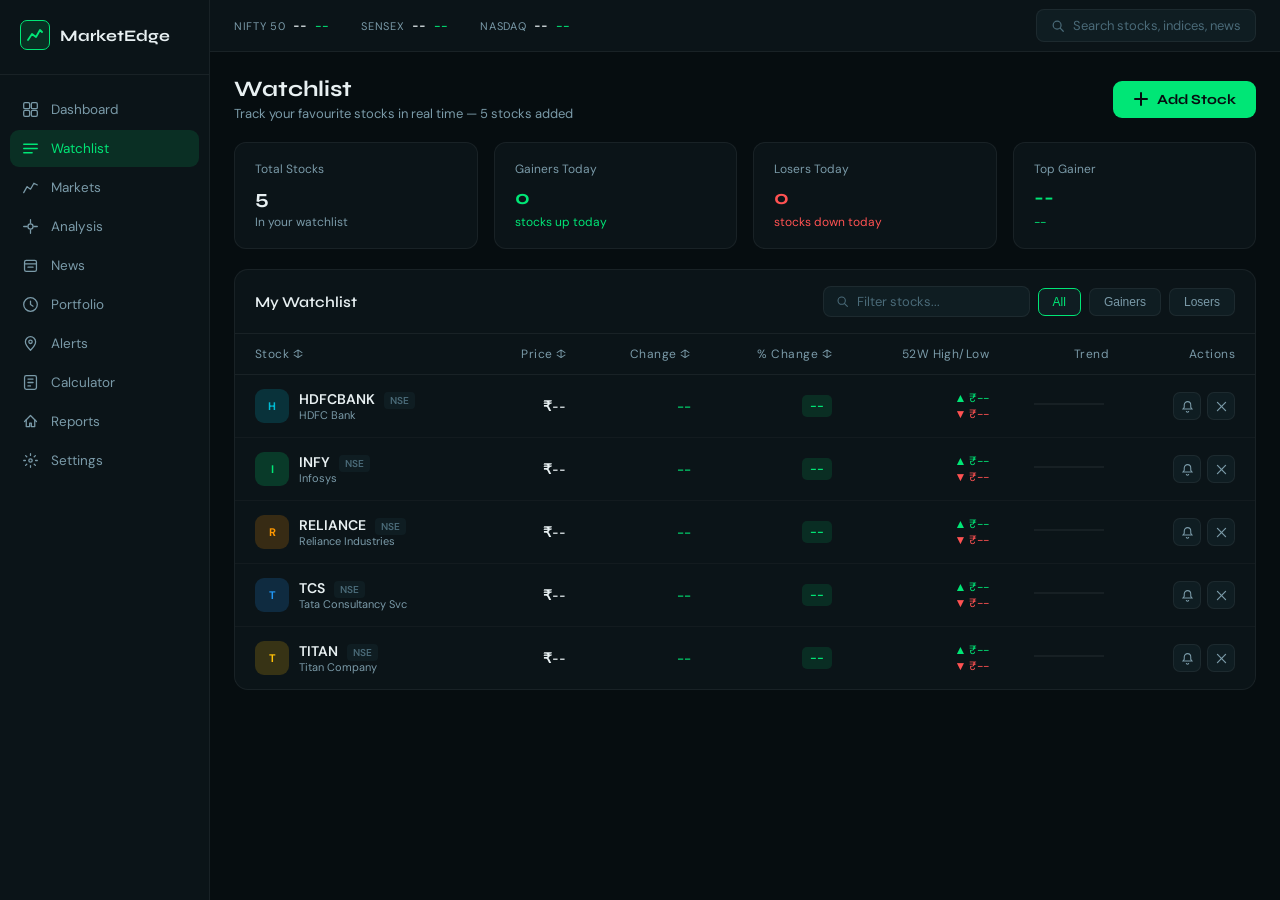
<file: watchlist.html>
<!DOCTYPE html>
<html lang="en">
<head>
<meta charset="UTF-8"/>
<meta name="viewport" content="width=device-width, initial-scale=1.0"/>
<title>MarketEdge — Watchlist </title>
<link href="https://fonts.googleapis.com/css2?family=Syne:wght@400;500;600;700;800&family=DM+Sans:wght@300;400;500&display=swap" rel="stylesheet"/>
<style>
*,*::before,*::after{box-sizing:border-box;margin:0;padding:0;}
:root{
  --bg:#060d10;--bg2:#0b1418;--bg3:#0f1d22;--bg4:#111e24;
  --green:#00e676;--green-dim:#00c85a;--green-glow:rgba(0,230,118,0.13);--green-glow2:rgba(0,230,118,0.07);
  --red:#ff5252;--blue:#3b82f6;
  --text:#e8f0f2;--muted:#7a9aa8;--muted2:#4a6a78;
  --border:rgba(255,255,255,0.06);--border-green:rgba(0,230,118,0.15);
  --sidebar:210px;
  --font-head:'Syne',sans-serif;--font-body:'DM Sans',sans-serif;
}
html,body{height:100%;font-family:var(--font-body);background:var(--bg);color:var(--text);overflow-x:hidden;}
.app{display:flex;height:100vh;overflow:hidden;}

/* ── SIDEBAR ── */
.sidebar{width:var(--sidebar);min-width:var(--sidebar);background:var(--bg2);border-right:0.5px solid var(--border);display:flex;flex-direction:column;z-index:10;}
.sidebar-logo{display:flex;align-items:center;gap:10px;padding:20px 20px 24px;font-family:var(--font-head);font-weight:700;font-size:16px;border-bottom:0.5px solid var(--border);text-decoration:none;color:var(--text);}
.logo-icon{width:30px;height:30px;background:var(--green-glow);border:1px solid var(--green);border-radius:7px;display:flex;align-items:center;justify-content:center;}
.logo-icon svg{width:16px;height:16px;}
nav.side-nav{flex:1;padding:16px 10px;overflow-y:auto;}
.nav-item{display:flex;align-items:center;gap:12px;padding:10px 12px;border-radius:9px;font-size:13.5px;color:var(--muted);cursor:pointer;transition:all .15s;margin-bottom:2px;text-decoration:none;}
.nav-item svg{width:17px;height:17px;stroke:currentColor;flex-shrink:0;}
.nav-item:hover{background:rgba(255,255,255,0.04);color:var(--text);}
.nav-item.active{background:var(--green-glow);color:var(--green);}
.nav-item.active svg{stroke:var(--green);}

/* ── MAIN ── */
.main{flex:1;display:flex;flex-direction:column;overflow:hidden;min-width:0;}

/* ── TOPBAR ── */
.topbar{height:52px;background:var(--bg2);border-bottom:0.5px solid var(--border);display:flex;align-items:center;padding:0 1.5rem;gap:2rem;flex-shrink:0;}
.topbar-indices{display:flex;gap:2rem;flex:1;}
.idx{display:flex;align-items:baseline;gap:8px;}
.idx-name{font-size:11px;color:var(--muted);letter-spacing:0.06em;}
.idx-val{font-family:var(--font-head);font-size:14px;font-weight:600;color:var(--text);}
.idx-chg{font-size:12px;font-weight:500;color:var(--green);}
.idx-chg.red{color:var(--red);}
.search-bar{display:flex;align-items:center;gap:8px;background:var(--bg3);border:0.5px solid var(--border);border-radius:8px;padding:7px 14px;min-width:220px;}
.search-bar input{background:none;border:none;outline:none;color:var(--text);font-size:13px;font-family:var(--font-body);width:100%;}
.search-bar input::placeholder{color:var(--muted2);}
.search-bar svg{stroke:var(--muted2);width:14px;height:14px;flex-shrink:0;}

/* ── CONTENT ── */
.content{flex:1;overflow-y:auto;padding:1.5rem;display:flex;flex-direction:column;gap:1.25rem;}

/* ── PAGE HEADER ── */
.page-header{display:flex;align-items:center;justify-content:space-between;}
.page-header h1{font-family:var(--font-head);font-size:22px;font-weight:700;}
.page-header p{font-size:13px;color:var(--muted);margin-top:3px;}
.btn-add{display:flex;align-items:center;gap:8px;padding:10px 20px;background:var(--green);color:#060d10;border:none;border-radius:9px;font-family:var(--font-head);font-size:14px;font-weight:700;cursor:pointer;transition:all .2s;}
.btn-add:hover{background:var(--green-dim);transform:translateY(-1px);}
.btn-add svg{stroke:#060d10;width:16px;height:16px;}

/* ── SUMMARY STATS ── */
.stats-row{display:grid;grid-template-columns:repeat(4,1fr);gap:1rem;}
.stat-box{background:var(--bg2);border:0.5px solid var(--border);border-radius:12px;padding:18px 20px;transition:border-color .2s;}
.stat-box:hover{border-color:var(--border-green);}
.stat-box-label{font-size:12px;color:var(--muted);margin-bottom:8px;}
.stat-box-val{font-family:var(--font-head);font-size:20px;font-weight:700;}
.stat-box-sub{font-size:12px;margin-top:4px;}
.up{color:var(--green);}
.down{color:var(--red);}

/* ── ADD STOCK MODAL ── */
.modal-overlay{position:fixed;inset:0;background:rgba(0,0,0,0.7);z-index:200;display:flex;align-items:center;justify-content:center;backdrop-filter:blur(4px);opacity:0;pointer-events:none;transition:opacity .2s;}
.modal-overlay.show{opacity:1;pointer-events:all;}
.modal{background:var(--bg2);border:0.5px solid var(--border-green);border-radius:16px;padding:2rem;width:440px;max-width:90vw;transform:translateY(20px);transition:transform .2s;}
.modal-overlay.show .modal{transform:translateY(0);}
.modal-title{font-family:var(--font-head);font-size:18px;font-weight:700;margin-bottom:1.5rem;}
.modal-close{float:right;background:none;border:none;color:var(--muted);font-size:20px;cursor:pointer;margin-top:-4px;}
.modal-close:hover{color:var(--text);}
.search-stock-input{width:100%;background:var(--bg3);border:0.5px solid var(--border);border-radius:10px;padding:12px 16px;color:var(--text);font-size:14px;font-family:var(--font-body);outline:none;margin-bottom:1rem;transition:border-color .15s;}
.search-stock-input:focus{border-color:var(--green);}
.search-stock-input::placeholder{color:var(--muted2);}
.stock-suggestions{display:flex;flex-direction:column;gap:4px;max-height:280px;overflow-y:auto;}
.suggestion-item{display:flex;align-items:center;justify-content:space-between;padding:12px 14px;border-radius:9px;background:var(--bg3);border:0.5px solid var(--border);cursor:pointer;transition:all .15s;}
.suggestion-item:hover{border-color:var(--green);background:var(--green-glow2);}
.sug-left{display:flex;align-items:center;gap:10px;}
.sug-avatar{width:32px;height:32px;border-radius:8px;display:flex;align-items:center;justify-content:center;font-size:11px;font-weight:700;flex-shrink:0;}
.sug-name{font-weight:600;font-size:14px;}
.sug-sub{font-size:11px;color:var(--muted);}
.sug-right{text-align:right;}
.sug-price{font-family:var(--font-head);font-size:13px;font-weight:600;}
.sug-chg{font-size:11px;}
.btn-add-stock{width:100%;padding:12px;background:var(--green);color:#060d10;border:none;border-radius:9px;font-family:var(--font-head);font-size:14px;font-weight:700;cursor:pointer;margin-top:1rem;transition:background .15s;}
.btn-add-stock:hover{background:var(--green-dim);}

/* ── WATCHLIST TABLE ── */
.watchlist-card{background:var(--bg2);border:0.5px solid var(--border);border-radius:14px;overflow:hidden;}
.watchlist-toolbar{display:flex;align-items:center;justify-content:space-between;padding:16px 20px;border-bottom:0.5px solid var(--border);}
.wl-title{font-family:var(--font-head);font-size:15px;font-weight:600;}
.wl-tools{display:flex;gap:8px;align-items:center;}
.wl-search{display:flex;align-items:center;gap:8px;background:var(--bg3);border:0.5px solid var(--border);border-radius:8px;padding:6px 12px;}
.wl-search input{background:none;border:none;outline:none;color:var(--text);font-size:13px;font-family:var(--font-body);width:160px;}
.wl-search input::placeholder{color:var(--muted2);}
.wl-search svg{stroke:var(--muted2);width:13px;height:13px;}
.filter-btn{padding:6px 14px;border-radius:7px;background:var(--bg3);border:0.5px solid var(--border);color:var(--muted);font-size:12px;cursor:pointer;transition:all .15s;}
.filter-btn.active,.filter-btn:hover{border-color:var(--green);color:var(--green);}

.wl-table{width:100%;border-collapse:collapse;}
.wl-table th{font-size:12px;color:var(--muted);font-weight:400;padding:12px 20px;text-align:left;border-bottom:0.5px solid var(--border);letter-spacing:0.04em;}
.wl-table th:not(:first-child){text-align:right;}
.wl-table th.sortable{cursor:pointer;}
.wl-table th.sortable:hover{color:var(--text);}
.wl-table td{padding:14px 20px;border-bottom:0.5px solid rgba(255,255,255,0.03);font-size:13.5px;transition:background .15s;}
.wl-table td:not(:first-child){text-align:right;}
.wl-table tr:hover td{background:rgba(255,255,255,0.02);}
.wl-table tr:last-child td{border-bottom:none;}

.stock-info{display:flex;align-items:center;gap:10px;}
.st-avatar{width:34px;height:34px;border-radius:9px;display:flex;align-items:center;justify-content:center;font-size:11px;font-weight:700;flex-shrink:0;}
.st-name{font-weight:600;font-size:14px;}
.st-sub{font-size:11px;color:var(--muted);}
.st-exchange{font-size:10px;color:var(--muted2);background:var(--bg3);padding:2px 6px;border-radius:4px;margin-left:6px;}

.price-val{font-family:var(--font-head);font-size:14px;font-weight:600;}
.chg-val{font-size:13px;font-weight:500;}
.chg-badge{display:inline-block;padding:3px 8px;border-radius:5px;font-size:12px;font-weight:600;}
.chg-badge.up{background:rgba(0,230,118,0.12);color:var(--green);}
.chg-badge.down{background:rgba(255,82,82,0.12);color:var(--red);}

/* sparkline cell */
.spark-cell{width:80px;}
.spark-cell svg{width:80px;height:28px;}

/* action buttons */
.act-btns{display:flex;gap:6px;justify-content:flex-end;}
.act-btn{width:28px;height:28px;border-radius:7px;border:0.5px solid var(--border);background:var(--bg3);display:flex;align-items:center;justify-content:center;cursor:pointer;transition:all .15s;}
.act-btn svg{width:13px;height:13px;stroke:var(--muted);}
.act-btn:hover{border-color:var(--red);}
.act-btn:hover svg{stroke:var(--red);}
.act-btn.alert-btn:hover{border-color:var(--green);}
.act-btn.alert-btn:hover svg{stroke:var(--green);}

/* empty state */
.empty-state{padding:60px 20px;text-align:center;}
.empty-icon{width:60px;height:60px;border-radius:14px;background:var(--green-glow);border:1px solid var(--border-green);display:flex;align-items:center;justify-content:center;margin:0 auto 1rem;}
.empty-icon svg{stroke:var(--green);width:26px;height:26px;}
.empty-title{font-family:var(--font-head);font-size:16px;font-weight:600;margin-bottom:8px;}
.empty-sub{font-size:13px;color:var(--muted);margin-bottom:1.5rem;}

/* scroll */
::-webkit-scrollbar{width:4px;height:4px;}
::-webkit-scrollbar-track{background:transparent;}
::-webkit-scrollbar-thumb{background:var(--bg4);border-radius:4px;}

/* toast */
.toast{position:fixed;bottom:24px;right:24px;z-index:999;padding:10px 18px;border-radius:9px;background:var(--bg3);border:0.5px solid var(--border-green);font-size:13px;color:var(--text);display:flex;align-items:center;gap:8px;transform:translateY(80px);opacity:0;transition:all .3s;}
.toast.show{transform:translateY(0);opacity:1;}
.toast-dot{width:7px;height:7px;border-radius:50%;background:var(--green);}

@keyframes fadeUp{from{opacity:0;transform:translateY(10px)}to{opacity:1;transform:translateY(0)}}
.wl-table tr{animation:fadeUp .3s ease both;}

/* ── MOBILE RESPONSIVE ── */
@media (max-width: 768px) {
  #hamburger { display: flex !important; }
  .sidebar {
    position: fixed; top:0; left:0; bottom:0;
    width: 260px !important; min-width: 260px !important;
    transform: translateX(-100%);
    transition: transform 0.3s ease;
    z-index: 200;
    box-shadow: 8px 0 32px rgba(0,0,0,0.6);
  }
  .sidebar.mobile-open { transform: translateX(0); }
  .main { width: 100% !important; }
  .topbar { padding: 0 12px !important; gap: 8px !important; }
  .search-bar { display: none !important; }
  .topbar-indices { overflow-x: auto; white-space: nowrap; scrollbar-width: none; }
  .topbar-indices::-webkit-scrollbar { display: none; }
  .content { padding: 1rem !important; }
  .page-header { flex-direction: column !important; align-items: flex-start !important; gap: 10px !important; }
  .stats-row { grid-template-columns: 1fr 1fr !important; }
  .watchlist-toolbar { flex-direction: column !important; align-items: flex-start !important; gap: 10px !important; }
  .wl-tools { flex-wrap: wrap !important; gap: 6px !important; }
  .wl-search input { width: 100px !important; }
  /* Hide less important columns on mobile */
  .wl-table th:nth-child(5),
  .wl-table td:nth-child(5),
  .wl-table th:nth-child(6),
  .wl-table td:nth-child(6) { display: none !important; }
  /* Horizontal scroll for table */
  .watchlist-card { overflow-x: auto; }
  .wl-table { min-width: 500px; }
  .wl-table td { padding: 12px 10px !important; }
  .wl-table th { padding: 10px 10px !important; }
}
@media (max-width: 480px) {
  .stats-row { grid-template-columns: 1fr 1fr !important; }
  .stat-box-val { font-size: 18px !important; }
  .page-header h1 { font-size: 20px !important; }
}
</style>
</head>
<body>
<div class="app">

<!-- ── SIDEBAR ── -->
<aside class="sidebar">
  <a href="dashboard.html" class="sidebar-logo">
    <div class="logo-icon">
      <svg viewBox="0 0 16 16" fill="none"><polyline points="1,13 5,7 9,10 13,3 15,5" stroke="#00e676" stroke-width="1.8" stroke-linecap="round" stroke-linejoin="round"/></svg>
    </div>
    MarketEdge
  </a>
  <nav class="side-nav">
    <a class="nav-item" href="dashboard.html">
      <svg viewBox="0 0 20 20" fill="none" stroke-width="1.5" stroke-linecap="round" stroke-linejoin="round"><rect x="2" y="2" width="7" height="7" rx="1.5"/><rect x="11" y="2" width="7" height="7" rx="1.5"/><rect x="2" y="11" width="7" height="7" rx="1.5"/><rect x="11" y="11" width="7" height="7" rx="1.5"/></svg>
      Dashboard
    </a>
    <a class="nav-item active" href="watchlist.html">
      <svg viewBox="0 0 20 20" fill="none" stroke-width="1.5" stroke-linecap="round" stroke-linejoin="round"><path d="M2 10h16M2 5h16M2 15h10"/></svg>
      Watchlist
    </a>
    <a class="nav-item" href="#">
      <svg viewBox="0 0 20 20" fill="none" stroke-width="1.5" stroke-linecap="round" stroke-linejoin="round"><polyline points="2,16 6,9 10,12 14,5 18,7"/></svg>
      Markets
    </a>
    <a class="nav-item" href="#">
      <svg viewBox="0 0 20 20" fill="none" stroke-width="1.5" stroke-linecap="round" stroke-linejoin="round"><path d="M10 2v4M10 14v4M2 10h4M14 10h4"/><circle cx="10" cy="10" r="3"/></svg>
      Analysis
    </a>
    <a class="nav-item" href="#">
      <svg viewBox="0 0 20 20" fill="none" stroke-width="1.5" stroke-linecap="round" stroke-linejoin="round"><rect x="3" y="4" width="14" height="13" rx="2"/><line x1="3" y1="8" x2="17" y2="8"/><line x1="7" y1="12" x2="13" y2="12"/></svg>
      News
    </a>
    <a class="nav-item" href="#">
      <svg viewBox="0 0 20 20" fill="none" stroke-width="1.5" stroke-linecap="round" stroke-linejoin="round"><circle cx="10" cy="10" r="8"/><polyline points="10,6 10,10 13,12"/></svg>
      Portfolio
    </a>
    <a class="nav-item" href="#">
      <svg viewBox="0 0 20 20" fill="none" stroke-width="1.5" stroke-linecap="round" stroke-linejoin="round"><path d="M10 2a6 6 0 016 6c0 4-6 10-6 10S4 12 4 8a6 6 0 016-6z"/><circle cx="10" cy="8" r="2"/></svg>
      Alerts
    </a>
    <a class="nav-item" href="dashboard.html">
      <svg viewBox="0 0 20 20" fill="none" stroke-width="1.5" stroke-linecap="round" stroke-linejoin="round"><rect x="3" y="2" width="14" height="16" rx="2"/><line x1="7" y1="6" x2="13" y2="6"/><line x1="7" y1="10" x2="13" y2="10"/><line x1="7" y1="14" x2="10" y2="14"/></svg>
      Calculator
    </a>
    <a class="nav-item" href="#">
      <svg viewBox="0 0 20 20" fill="none" stroke-width="1.5" stroke-linecap="round" stroke-linejoin="round"><path d="M3 10l7-7 7 7"/><path d="M5 8v8h4v-4h2v4h4V8"/></svg>
      Reports
    </a>
    <a class="nav-item" href="#">
      <svg viewBox="0 0 20 20" fill="none" stroke-width="1.5" stroke-linecap="round" stroke-linejoin="round"><circle cx="10" cy="10" r="2"/><path d="M10 2v2M10 16v2M2 10h2M16 10h2M4.22 4.22l1.42 1.42M14.36 14.36l1.42 1.42M4.22 15.78l1.42-1.42M14.36 5.64l1.42-1.42"/></svg>
      Settings
    </a>
  </nav>
</aside>

<!-- ── MAIN ── -->
<div class="main">

  <!-- TOPBAR -->
  <div class="sidebar-overlay" id="sidebar-overlay" onclick="closeSidebar()" style="display:none;position:fixed;inset:0;background:rgba(0,0,0,0.6);z-index:199;backdrop-filter:blur(2px);"></div>
  <div class="topbar">
    <button id="hamburger" onclick="toggleSidebar()" style="display:none;flex-direction:column;gap:5px;cursor:pointer;padding:8px;background:transparent;border:none;z-index:201;flex-shrink:0;" aria-label="Menu">
      <span style="display:block;width:22px;height:2px;background:var(--text);border-radius:2px;transition:all .3s;"></span>
      <span style="display:block;width:22px;height:2px;background:var(--text);border-radius:2px;transition:all .3s;"></span>
      <span style="display:block;width:22px;height:2px;background:var(--text);border-radius:2px;transition:all .3s;"></span>
    </button>
    <div class="topbar-indices">
      <div class="idx"><span class="idx-name">NIFTY 50</span><span class="idx-val" id="tb-nifty">--</span><span class="idx-chg" id="tb-nifty-c">--</span></div>
      <div class="idx"><span class="idx-name">SENSEX</span><span class="idx-val" id="tb-sensex">--</span><span class="idx-chg" id="tb-sensex-c">--</span></div>
      <div class="idx"><span class="idx-name">NASDAQ</span><span class="idx-val" id="tb-nasdaq">--</span><span class="idx-chg" id="tb-nasdaq-c">--</span></div>
    </div>
    <div class="search-bar">
      <svg viewBox="0 0 16 16" fill="none"><circle cx="7" cy="7" r="4.5" stroke-width="1.4"/><line x1="10.5" y1="10.5" x2="14" y2="14" stroke-width="1.4" stroke-linecap="round"/></svg>
      <input type="text" placeholder="Search stocks, indices, news..."/>
    </div>
  </div>

  <!-- CONTENT -->
  <div class="content">

    <!-- Header -->
    <div class="page-header">
      <div>
        <h1>Watchlist</h1>
        <p>Track your favourite stocks in real time — <span id="wl-count">0</span> stocks added</p>
      </div>
      <button class="btn-add" onclick="openModal()">
        <svg viewBox="0 0 16 16" fill="none"><line x1="8" y1="2" x2="8" y2="14" stroke-width="2" stroke-linecap="round"/><line x1="2" y1="8" x2="14" y2="8" stroke-width="2" stroke-linecap="round"/></svg>
        Add Stock
      </button>
    </div>

    <!-- Summary stats -->
    <div class="stats-row">
      <div class="stat-box">
        <div class="stat-box-label">Total Stocks</div>
        <div class="stat-box-val" id="st-total">0</div>
        <div class="stat-box-sub" style="color:var(--muted);">In your watchlist</div>
      </div>
      <div class="stat-box">
        <div class="stat-box-label">Gainers Today</div>
        <div class="stat-box-val up" id="st-gainers">0</div>
        <div class="stat-box-sub up" id="st-gainers-sub">stocks up today</div>
      </div>
      <div class="stat-box">
        <div class="stat-box-label">Losers Today</div>
        <div class="stat-box-val down" id="st-losers">0</div>
        <div class="stat-box-sub down" id="st-losers-sub">stocks down today</div>
      </div>
      <div class="stat-box">
        <div class="stat-box-label">Top Gainer</div>
        <div class="stat-box-val up" id="st-top">--</div>
        <div class="stat-box-sub up" id="st-top-pct">--</div>
      </div>
    </div>

    <!-- Watchlist Table -->
    <div class="watchlist-card">
      <div class="watchlist-toolbar">
        <span class="wl-title">My Watchlist</span>
        <div class="wl-tools">
          <div class="wl-search">
            <svg viewBox="0 0 16 16" fill="none"><circle cx="7" cy="7" r="4.5" stroke-width="1.3"/><line x1="10.5" y1="10.5" x2="14" y2="14" stroke-width="1.3" stroke-linecap="round"/></svg>
            <input type="text" placeholder="Filter stocks..." id="filter-input" oninput="filterTable()"/>
          </div>
          <button class="filter-btn active" onclick="setFilter('all',this)">All</button>
          <button class="filter-btn" onclick="setFilter('gainers',this)">Gainers</button>
          <button class="filter-btn" onclick="setFilter('losers',this)">Losers</button>
        </div>
      </div>

      <table class="wl-table">
        <thead>
          <tr>
            <th class="sortable" onclick="sortBy('name')">Stock ↕</th>
            <th class="sortable" onclick="sortBy('price')">Price ↕</th>
            <th class="sortable" onclick="sortBy('change')">Change ↕</th>
            <th class="sortable" onclick="sortBy('pct')">% Change ↕</th>
            <th>52W High/Low</th>
            <th>Trend</th>
            <th>Actions</th>
          </tr>
        </thead>
        <tbody id="wl-tbody">
        </tbody>
      </table>

      <div class="empty-state" id="empty-state">
        <div class="empty-icon">
          <svg viewBox="0 0 24 24" fill="none" stroke-width="1.5" stroke-linecap="round" stroke-linejoin="round"><path d="M9 5H7a2 2 0 00-2 2v12a2 2 0 002 2h10a2 2 0 002-2V7a2 2 0 00-2-2h-2M9 5a2 2 0 002 2h2a2 2 0 002-2M9 5a2 2 0 012-2h2a2 2 0 012 2"/><line x1="12" y1="11" x2="12" y2="17"/><line x1="9" y1="14" x2="15" y2="14"/></svg>
        </div>
        <div class="empty-title">Your watchlist is empty</div>
        <div class="empty-sub">Click "Add Stock" to start tracking your favourite stocks</div>
        <button class="btn-add" onclick="openModal()" style="display:inline-flex;margin:0 auto;">
          <svg viewBox="0 0 16 16" fill="none"><line x1="8" y1="2" x2="8" y2="14" stroke-width="2" stroke-linecap="round"/><line x1="2" y1="8" x2="14" y2="8" stroke-width="2" stroke-linecap="round"/></svg>
          Add Your First Stock
        </button>
      </div>
    </div>

  </div><!-- /content -->
</div><!-- /main -->
</div><!-- /app -->

<!-- ── ADD STOCK MODAL ── -->
<div class="modal-overlay" id="modal" onclick="closeModalOutside(event)">
  <div class="modal">
    <div class="modal-title">
      Add to Watchlist
      <button class="modal-close" onclick="closeModal()">✕</button>
    </div>
    <input type="text" class="search-stock-input" id="modal-search" placeholder="Search stock name or symbol..." oninput="searchStocks(this.value)" autofocus/>
    <div class="stock-suggestions" id="suggestions"></div>
  </div>
</div>

<!-- ── TOAST ── -->
<div class="toast" id="toast">
  <div class="toast-dot"></div>
  <span id="toast-msg">Stock added!</span>
</div>

<script>
// ══════════════════════════════════════
//  STOCK DATABASE (NSE stocks)
// ══════════════════════════════════════
const ALL_STOCKS = [
  {sym:'RELIANCE.NS', name:'RELIANCE',   full:'Reliance Industries',  exchange:'NSE', color:{bg:'rgba(255,152,0,.18)',fg:'#FF9800'}},
  {sym:'TCS.NS',      name:'TCS',        full:'Tata Consultancy Svc', exchange:'NSE', color:{bg:'rgba(33,150,243,.18)',fg:'#2196F3'}},
  {sym:'HDFCBANK.NS', name:'HDFCBANK',   full:'HDFC Bank',            exchange:'NSE', color:{bg:'rgba(0,188,212,.18)',fg:'#00BCD4'}},
  {sym:'ICICIBANK.NS',name:'ICICIBANK',  full:'ICICI Bank',           exchange:'NSE', color:{bg:'rgba(156,39,176,.18)',fg:'#9C27B0'}},
  {sym:'INFY.NS',     name:'INFY',       full:'Infosys',              exchange:'NSE', color:{bg:'rgba(0,230,118,.18)',fg:'#00e676'}},
  {sym:'WIPRO.NS',    name:'WIPRO',      full:'Wipro Limited',        exchange:'NSE', color:{bg:'rgba(255,82,82,.18)',fg:'#ff5252'}},
  {sym:'TECHM.NS',    name:'TECHM',      full:'Tech Mahindra',        exchange:'NSE', color:{bg:'rgba(255,87,34,.18)',fg:'#FF5722'}},
  {sym:'TITAN.NS',    name:'TITAN',      full:'Titan Company',        exchange:'NSE', color:{bg:'rgba(255,193,7,.18)',fg:'#FFC107'}},
  {sym:'BAJFINANCE.NS',name:'BAJFINANCE',full:'Bajaj Finance',        exchange:'NSE', color:{bg:'rgba(103,58,183,.18)',fg:'#673AB7'}},
  {sym:'MARUTI.NS',   name:'MARUTI',     full:'Maruti Suzuki',        exchange:'NSE', color:{bg:'rgba(76,175,80,.18)',fg:'#4CAF50'}},
  {sym:'SUNPHARMA.NS',name:'SUNPHARMA', full:'Sun Pharmaceutical',   exchange:'NSE', color:{bg:'rgba(244,67,54,.18)',fg:'#F44336'}},
  {sym:'NESTLEIND.NS',name:'NESTLE',    full:'Nestle India',         exchange:'NSE', color:{bg:'rgba(121,85,72,.18)',fg:'#795548'}},
  {sym:'LTIM.NS',     name:'LTIM',      full:'LTIMindtree',          exchange:'NSE', color:{bg:'rgba(0,150,136,.18)',fg:'#009688'}},
  {sym:'AXISBANK.NS', name:'AXISBANK',  full:'Axis Bank',            exchange:'NSE', color:{bg:'rgba(233,30,99,.18)',fg:'#E91E63'}},
  {sym:'KOTAKBANK.NS',name:'KOTAKBANK', full:'Kotak Mahindra Bank',  exchange:'NSE', color:{bg:'rgba(255,152,0,.18)',fg:'#FF9800'}},
  {sym:'ONGC.NS',     name:'ONGC',      full:'Oil & Natural Gas',    exchange:'NSE', color:{bg:'rgba(96,125,139,.18)',fg:'#607D8B'}},
  {sym:'TATAMOTORS.NS',name:'TATAMOTORS',full:'Tata Motors',         exchange:'NSE', color:{bg:'rgba(63,81,181,.18)',fg:'#3F51B5'}},
  {sym:'ADANIENT.NS', name:'ADANIENT',  full:'Adani Enterprises',    exchange:'NSE', color:{bg:'rgba(0,188,212,.18)',fg:'#00BCD4'}},
  {sym:'SBIN.NS',     name:'SBIN',      full:'State Bank of India',  exchange:'NSE', color:{bg:'rgba(33,150,243,.18)',fg:'#2196F3'}},
  {sym:'ITC.NS',      name:'ITC',       full:'ITC Limited',          exchange:'NSE', color:{bg:'rgba(139,195,74,.18)',fg:'#8BC34A'}},
];

// ══════════════════════════════════════
//  STATE
// ══════════════════════════════════════
let watchlist = JSON.parse(localStorage.getItem('me_watchlist') || '[]');
// Default stocks if empty
if(watchlist.length === 0){
  watchlist = ['RELIANCE.NS','TCS.NS','HDFCBANK.NS','INFY.NS','TITAN.NS'];
  saveWatchlist();
}

let liveData = {}; // sym -> {price,change,pct,high52,low52}
let filterMode = 'all';
let sortKey = 'name', sortAsc = true;

// ══════════════════════════════════════
//  SAVE / LOAD
// ══════════════════════════════════════
function saveWatchlist(){ localStorage.setItem('me_watchlist', JSON.stringify(watchlist)); }

// ══════════════════════════════════════
//  API
// ══════════════════════════════════════
const PROXY = 'https://corsproxy.io/?';
const YF    = 'https://query1.finance.yahoo.com';

async function fetchQ(sym){
  try{
    const url=`${YF}/v8/finance/chart/${encodeURIComponent(sym)}?interval=1d&range=1d`;
    const r=await fetch(PROXY+encodeURIComponent(url));
    const j=await r.json();
    const m=j?.chart?.result?.[0]?.meta;
    if(!m)return null;
    const price=m.regularMarketPrice, prev=m.chartPreviousClose||m.previousClose;
    return{
      price, change:price-prev, pct:(price-prev)/prev*100,
      high52:m.fiftyTwoWeekHigh||price*1.2,
      low52:m.fiftyTwoWeekLow||price*0.8,
    };
  }catch{return null;}
}

async function fetchSparkline(sym){
  try{
    const url=`${YF}/v8/finance/chart/${encodeURIComponent(sym)}?interval=5m&range=1d`;
    const r=await fetch(PROXY+encodeURIComponent(url));
    const j=await r.json();
    const closes=j?.chart?.result?.[0]?.indicators?.quote?.[0]?.close;
    return closes?.filter(v=>v!=null)||[];
  }catch{return[];}
}

function iFmt(n,d=2){return n==null?'--':Number(n).toLocaleString('en-IN',{minimumFractionDigits:d,maximumFractionDigits:d});}

// ══════════════════════════════════════
//  TOPBAR INDICES
// ══════════════════════════════════════
async function loadTopbar(){
  const pairs=[['^NSEI','tb-nifty','tb-nifty-c'],['^BSESN','tb-sensex','tb-sensex-c'],['^IXIC','tb-nasdaq','tb-nasdaq-c']];
  for(const[sym,vId,cId] of pairs){
    const d=await fetchQ(sym);
    if(!d)continue;
    document.getElementById(vId).textContent=iFmt(d.price);
    const el=document.getElementById(cId);
    el.textContent=(d.pct>=0?'+':'')+iFmt(d.pct)+'%';
    el.className='idx-chg'+(d.pct<0?' red':'');
  }
}

// ══════════════════════════════════════
//  LOAD WATCHLIST DATA
// ══════════════════════════════════════
async function loadWatchlistData(){
  for(const sym of watchlist){
    const [q, spark] = await Promise.all([fetchQ(sym), fetchSparkline(sym)]);
    if(q) liveData[sym] = {...q, spark};
  }
  renderTable();
  updateStats();
}

// ══════════════════════════════════════
//  RENDER TABLE
// ══════════════════════════════════════
function renderTable(){
  const tbody = document.getElementById('wl-tbody');
  const empty = document.getElementById('empty-state');
  const filterText = document.getElementById('filter-input').value.toLowerCase();

  let stocks = watchlist
    .map(sym => {
      const info = ALL_STOCKS.find(s => s.sym === sym) || {name:sym,full:sym,exchange:'NSE',color:{bg:'rgba(255,255,255,.1)',fg:'#aaa'}};
      const data = liveData[sym] || {};
      return {...info, ...data, sym};
    })
    .filter(s => {
      if(filterText && !s.name.toLowerCase().includes(filterText) && !s.full.toLowerCase().includes(filterText)) return false;
      if(filterMode === 'gainers' && (s.pct||0) < 0) return false;
      if(filterMode === 'losers'  && (s.pct||0) >= 0) return false;
      return true;
    });

  // Sort
  stocks.sort((a,b)=>{
    let va,vb;
    if(sortKey==='name'){va=a.name;vb=b.name;}
    else if(sortKey==='price'){va=a.price||0;vb=b.price||0;}
    else if(sortKey==='change'){va=a.change||0;vb=b.change||0;}
    else if(sortKey==='pct'){va=a.pct||0;vb=b.pct||0;}
    if(typeof va==='string') return sortAsc?va.localeCompare(vb):vb.localeCompare(va);
    return sortAsc?va-vb:vb-va;
  });

  empty.style.display = watchlist.length === 0 ? 'block' : 'none';

  tbody.innerHTML = stocks.map((s,idx) => {
    const up = (s.pct||0) >= 0;
    const sign = up ? '+' : '';
    const clr = up ? 'var(--green)' : 'var(--red)';
    const sparkSvg = buildSparkline(s.spark||[], up);
    const high = s.high52 ? iFmt(s.high52) : '--';
    const low  = s.low52  ? iFmt(s.low52)  : '--';

    return `<tr style="animation-delay:${idx*0.04}s">
      <td>
        <div class="stock-info">
          <div class="st-avatar" style="background:${s.color.bg};color:${s.color.fg};">${s.name[0]}</div>
          <div>
            <div class="st-name">${s.name} <span class="st-exchange">${s.exchange}</span></div>
            <div class="st-sub">${s.full}</div>
          </div>
        </div>
      </td>
      <td><span class="price-val">₹${s.price ? iFmt(s.price) : '--'}</span></td>
      <td><span class="chg-val" style="color:${clr}">${s.change ? sign+iFmt(s.change) : '--'}</span></td>
      <td><span class="chg-badge ${up?'up':'down'}">${s.pct ? sign+iFmt(s.pct)+'%' : '--'}</span></td>
      <td style="font-size:12px;color:var(--muted);">
        <span style="color:var(--green);">▲ ₹${high}</span><br/>
        <span style="color:var(--red);">▼ ₹${low}</span>
      </td>
      <td class="spark-cell">${sparkSvg}</td>
      <td>
        <div class="act-btns">
          <div class="act-btn alert-btn" title="Set Alert" onclick="showToast('🔔 Alert set for ${s.name}')">
            <svg viewBox="0 0 16 16" fill="none"><path d="M8 2a4 4 0 014 4v3l1.5 2h-11L4 9V6a4 4 0 014-4z" stroke-width="1.3"/><path d="M6.5 13.5a1.5 1.5 0 003 0" stroke-width="1.3"/></svg>
          </div>
          <div class="act-btn" title="Remove" onclick="removeStock('${s.sym}')">
            <svg viewBox="0 0 16 16" fill="none"><line x1="3" y1="3" x2="13" y2="13" stroke-width="1.5" stroke-linecap="round"/><line x1="13" y1="3" x2="3" y2="13" stroke-width="1.5" stroke-linecap="round"/></svg>
          </div>
        </div>
      </td>
    </tr>`;
  }).join('');

  document.getElementById('wl-count').textContent = watchlist.length;
}

function buildSparkline(data, up){
  if(!data||data.length<2) return `<svg viewBox="0 0 80 28"><line x1="5" y1="14" x2="75" y2="14" stroke="rgba(255,255,255,0.1)" stroke-width="1"/></svg>`;
  const min=Math.min(...data), max=Math.max(...data), rng=max-min||1;
  const pts=data.map((v,i)=>{
    const x=5+(70*i/(data.length-1));
    const y=23-((v-min)/rng*18);
    return`${x.toFixed(1)},${y.toFixed(1)}`;
  }).join(' ');
  const color=up?'#00e676':'#ff5252';
  return `<svg viewBox="0 0 80 28" preserveAspectRatio="none"><polyline points="${pts}" fill="none" stroke="${color}" stroke-width="1.5" stroke-linecap="round" stroke-linejoin="round"/></svg>`;
}

// ══════════════════════════════════════
//  STATS
// ══════════════════════════════════════
function updateStats(){
  const data = watchlist.map(sym=>liveData[sym]).filter(Boolean);
  const gainers = data.filter(d=>d.pct>=0);
  const losers  = data.filter(d=>d.pct<0);
  const top = data.reduce((a,b)=>(!a||b.pct>a.pct)?b:a, null);
  const topSym = top ? watchlist.find(s=>liveData[s]===top) : null;
  const topInfo = topSym ? ALL_STOCKS.find(s=>s.sym===topSym) : null;

  document.getElementById('st-total').textContent   = watchlist.length;
  document.getElementById('st-gainers').textContent = gainers.length;
  document.getElementById('st-losers').textContent  = losers.length;
  document.getElementById('st-gainers-sub').textContent = gainers.length === 1 ? 'stock up today' : 'stocks up today';
  document.getElementById('st-losers-sub').textContent  = losers.length  === 1 ? 'stock down today' : 'stocks down today';
  document.getElementById('st-top').textContent    = topInfo ? topInfo.name : '--';
  document.getElementById('st-top-pct').textContent = top ? '+'+(top.pct).toFixed(2)+'%' : '--';
}

// ══════════════════════════════════════
//  FILTER & SORT
// ══════════════════════════════════════
function setFilter(mode, btn){
  filterMode = mode;
  document.querySelectorAll('.filter-btn').forEach(b=>b.classList.remove('active'));
  btn.classList.add('active');
  renderTable();
}
function filterTable(){ renderTable(); }
function sortBy(key){
  if(sortKey===key) sortAsc=!sortAsc;
  else{sortKey=key;sortAsc=true;}
  renderTable();
}

// ══════════════════════════════════════
//  ADD STOCK
// ══════════════════════════════════════
function openModal(){
  document.getElementById('modal').classList.add('show');
  document.getElementById('modal-search').value='';
  document.getElementById('suggestions').innerHTML='';
  setTimeout(()=>document.getElementById('modal-search').focus(),100);
  showAllSuggestions();
}
function closeModal(){ document.getElementById('modal').classList.remove('show'); }
function closeModalOutside(e){ if(e.target.id==='modal') closeModal(); }

function showAllSuggestions(){
  const available = ALL_STOCKS.filter(s=>!watchlist.includes(s.sym));
  renderSuggestions(available);
}

function searchStocks(q){
  if(!q.trim()){showAllSuggestions();return;}
  const results = ALL_STOCKS.filter(s=>
    !watchlist.includes(s.sym) &&
    (s.name.toLowerCase().includes(q.toLowerCase()) || s.full.toLowerCase().includes(q.toLowerCase()))
  );
  renderSuggestions(results);
}

function renderSuggestions(stocks){
  const el = document.getElementById('suggestions');
  if(stocks.length === 0){
    el.innerHTML = `<div style="text-align:center;padding:24px;color:var(--muted);font-size:13px;">No stocks found</div>`;
    return;
  }
  el.innerHTML = stocks.map(s => {
    const d = liveData[s.sym];
    const priceHtml = d ? `<div class="sug-price">₹${iFmt(d.price)}</div><div class="sug-chg ${d.pct>=0?'up':'down'}">${d.pct>=0?'+':''}${iFmt(d.pct)}%</div>` : `<div class="sug-price" style="color:var(--muted)">--</div>`;
    return `<div class="suggestion-item" onclick="addStock('${s.sym}')">
      <div class="sug-left">
        <div class="sug-avatar" style="background:${s.color.bg};color:${s.color.fg};">${s.name[0]}</div>
        <div><div class="sug-name">${s.name}</div><div class="sug-sub">${s.full}</div></div>
      </div>
      <div class="sug-right">${priceHtml}</div>
    </div>`;
  }).join('');
}

async function addStock(sym){
  if(watchlist.includes(sym)){showToast('Already in watchlist!');return;}
  watchlist.push(sym);
  saveWatchlist();
  closeModal();
  showToast('✅ Added to watchlist!');
  // Fetch data for new stock
  const [q,spark] = await Promise.all([fetchQ(sym),fetchSparkline(sym)]);
  if(q) liveData[sym]={...q,spark};
  renderTable();
  updateStats();
}

function removeStock(sym){
  watchlist = watchlist.filter(s=>s!==sym);
  delete liveData[sym];
  saveWatchlist();
  renderTable();
  updateStats();
  showToast('🗑️ Removed from watchlist');
}

// ══════════════════════════════════════
//  TOAST
// ══════════════════════════════════════
let toastTimer;
function showToast(msg){
  const t=document.getElementById('toast');
  document.getElementById('toast-msg').textContent=msg;
  t.classList.add('show');
  clearTimeout(toastTimer);
  toastTimer=setTimeout(()=>t.classList.remove('show'),2800);
}

// ══════════════════════════════════════
//  INIT
// ══════════════════════════════════════
async function init(){
  renderTable();
  loadTopbar();
  await loadWatchlistData();
  // Refresh every 60s
  setInterval(async()=>{
    await loadWatchlistData();
    loadTopbar();
  },60000);
}
init();

// ── MOBILE SIDEBAR ──
function toggleSidebar(){
  const s=document.querySelector('.sidebar');
  const o=document.getElementById('sidebar-overlay');
  const b=document.getElementById('hamburger');
  s.classList.toggle('mobile-open');
  o.style.display=s.classList.contains('mobile-open')?'block':'none';
}
function closeSidebar(){
  const s=document.querySelector('.sidebar');
  const o=document.getElementById('sidebar-overlay');
  s.classList.remove('mobile-open');
  o.style.display='none';
}
// Close sidebar when nav item clicked on mobile
document.querySelectorAll('.nav-item').forEach(item=>{
  item.addEventListener('click',()=>{ if(window.innerWidth<=768) closeSidebar(); });
});
</script>
</body>
</html>
</file>
